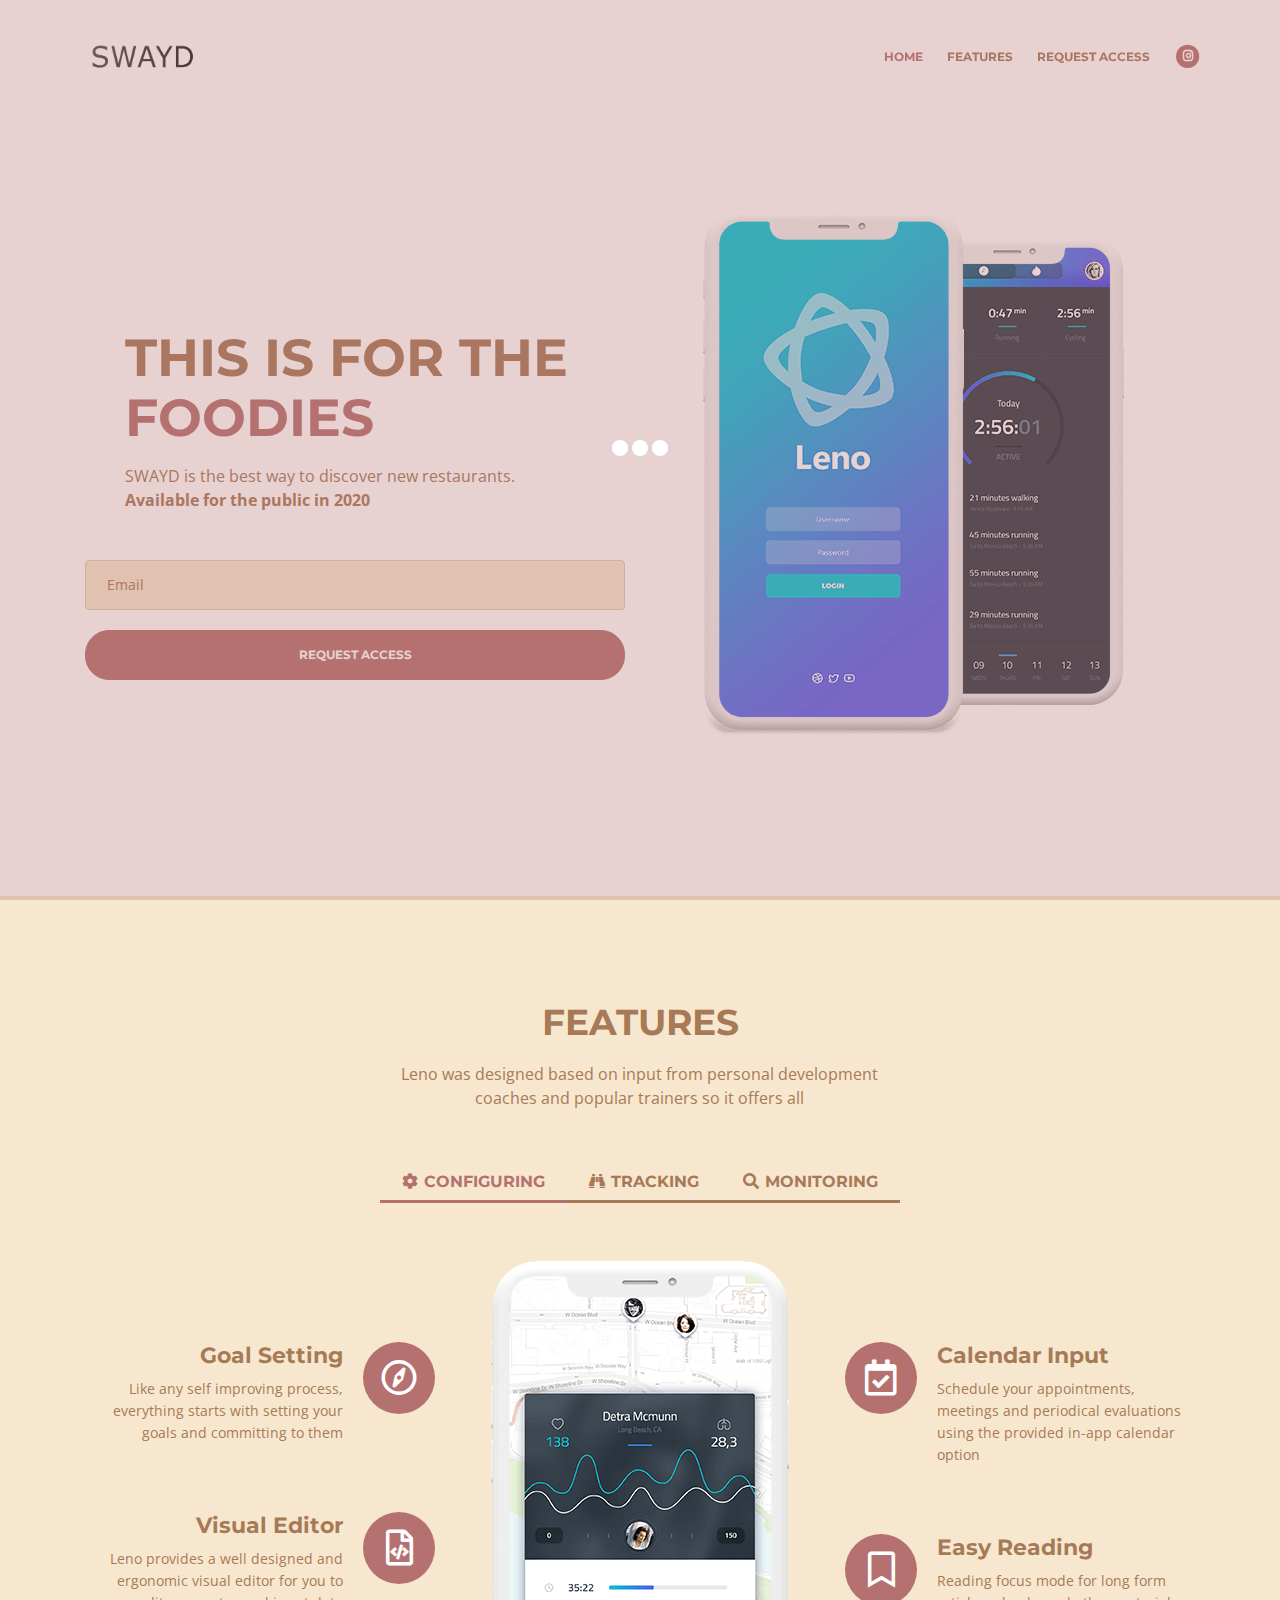
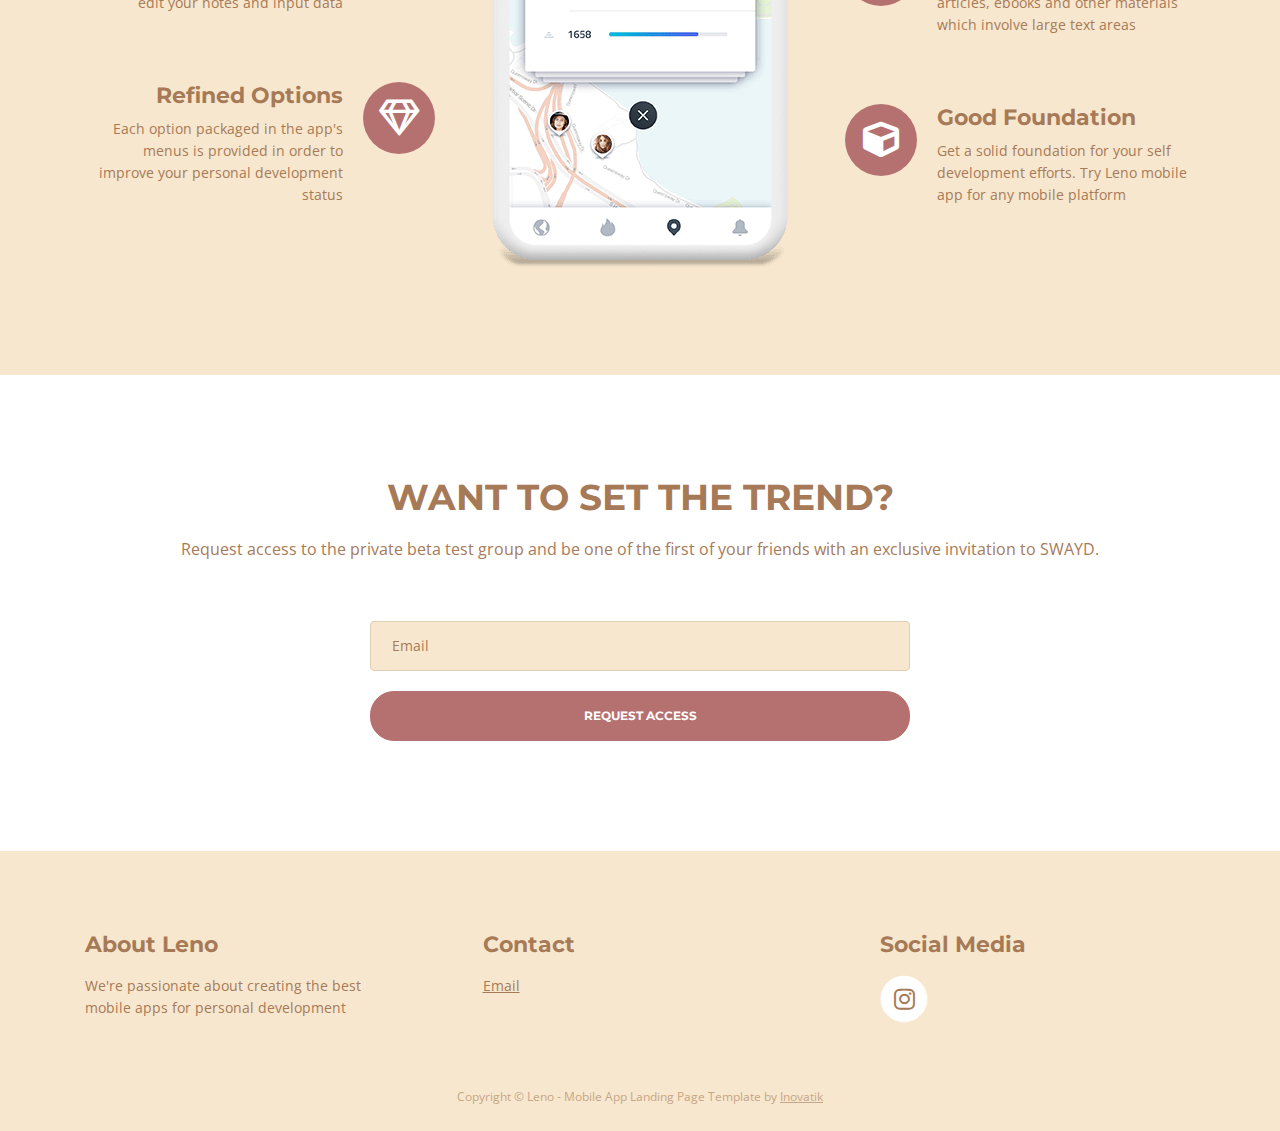
<file: index.html>
<!DOCTYPE html>
<html lang="en">
<head>
    <meta charset="utf-8">
    <meta name="viewport" content="width=device-width, initial-scale=1, shrink-to-fit=no">

    <!-- SEO Meta Tags -->
    <meta name="description" content="Free mobile app HTML landing page template to help you build a great online presence for your app which will convert visitors into users">
    <meta name="author" content="Inovatik">

    <!-- OG Meta Tags to improve the way the post looks when you share the page on LinkedIn, Facebook, Google+ -->
	<meta property="og:site_name" content="" /> <!-- website name -->
	<meta property="og:site" content="" /> <!-- website link -->
	<meta property="og:title" content=""/> <!-- title shown in the actual shared post -->
	<meta property="og:description" content="" /> <!-- description shown in the actual shared post -->
	<meta property="og:image" content="" /> <!-- image link, make sure it's jpg -->
	<meta property="og:url" content="" /> <!-- where do you want your post to link to -->
	<meta property="og:type" content="article" />

    <!-- Website Title -->
    <title>SWAYD</title>

    <!-- Styles -->
    <link href="https://fonts.googleapis.com/css?family=Montserrat:400,600,700" rel="stylesheet">
    <link href="https://fonts.googleapis.com/css?family=Open+Sans:400,400i,700,700i" rel="stylesheet">
    <link href="css/bootstrap.css" rel="stylesheet">
    <link href="css/fontawesome-all.css" rel="stylesheet">
    <link href="css/swiper.css" rel="stylesheet">
	<link href="css/magnific-popup.css" rel="stylesheet">
	<link href="css/styles.css" rel="stylesheet">

	<!-- Favicon  -->
    <link rel="icon" href="images/favicon.png">
</head>
<body data-spy="scroll" data-target=".fixed-top">

    <!-- Preloader -->
	<div class="spinner-wrapper">
        <div class="spinner">
            <div class="bounce1"></div>
            <div class="bounce2"></div>
            <div class="bounce3"></div>
        </div>
    </div>
    <!-- end of preloader -->

    <!-- Navbar -->
    <nav class="navbar navbar-expand-md navbar-dark navbar-custom fixed-top">
        <!-- Text Logo - Use this if you don't have a graphic logo -->
        <!-- <a class="navbar-brand logo-text page-scroll" href="index.html">SWAYD</a> -->

        <!-- Image Logo -->
        <a class="navbar-brand logo-image" href="index.html"><img src="images/swaydlogo.png" alt="alternative"></a>

        <!-- Mobile Menu Toggle Button -->
        <button class="navbar-toggler" type="button" data-toggle="collapse" data-target="#navbarsExampleDefault" aria-controls="navbarsExampleDefault" aria-expanded="false" aria-label="Toggle navigation">
            <span class="navbar-toggler-awesome fas fa-bars"></span>
            <span class="navbar-toggler-awesome fas fa-times"></span>
        </button>
        <!-- end of mobile menu toggle button -->

        <div class="collapse navbar-collapse" id="navbarsExampleDefault">
            <ul class="navbar-nav ml-auto">
                <li class="nav-item">
                    <a class="nav-link page-scroll" href="#header">HOME <span class="sr-only">(current)</span></a>
                </li>
                <li class="nav-item">
                    <a class="nav-link page-scroll" href="#features">FEATURES</a>
                </li>
                <li class="nav-item">
                    <a class="nav-link page-scroll" href="#contact">REQUEST ACCESS</a>
                </li>
            </ul>
            <span class="nav-item social-icons">
                <span class="fa-stack">
                    <a href="#your-link">
                        <i class="fas fa-circle fa-stack-2x"></i>
                        <i class="fab fa-instagram fa-stack-1x"></i>
                    </a>
                </span>
            </span>
        </div>
    </nav> <!-- end of navbar -->
    <!-- end of navbar -->


    <!-- Header -->
    <header id="header" class="header">
        <div class="header-content">
            <div class="container">
                <div class="row">
                    <div class="col-lg-6">
                        <div class="text-container">
                            <h1>THIS IS FOR THE<br/> <span id="js-rotating">FOODIES, ADVENTURERS, TRENDSETTERS</span></h1>
                            <p class="p-large">SWAYD is the best way to discover new restaurants. <br/><b/>Available for the public in 2020</b></p>
                        </div>
                        <!-- Contact Form -->
                        <form id="contactForm" data-toggle="validator" data-focus="false">
                            <div class="form-group">
                                <input type="email" class="form-control-input" id="cemail" required>
                                <label class="label-control" for="cemail">Email</label>
                                <div class="help-block with-errors"></div>
                            </div>
                            <div class="form-group">
                                <button type="submit" class="form-control-submit-button">REQUEST ACCESS</button>
                            </div>
                            <div class="form-message">
                                <div id="cmsgSubmit" class="h3 text-center hidden"></div>
                            </div>
                        </form>
                        <!-- end of contact form -->
                    </div> <!-- end of col -->
                    <div class="col-lg-6">
                        <div class="image-container">
                            <img class="img-fluid" src="images/header-iphone.png" alt="alternative">
                        </div> <!-- end of image-container -->
                    </div> <!-- end of col -->
                </div> <!-- end of row -->
            </div> <!-- end of container -->
        </div> <!-- end of header-content -->
    </header> <!-- end of header -->
    <!-- end of header -->


    <!-- Features -->
    <div id="features" class="tabs">
        <div class="container">
            <div class="row">
                <div class="col-lg-12">
                    <h2>FEATURES</h2>
                    <div class="p-heading p-large">Leno was designed based on input from personal development coaches and popular trainers so it offers all</div>
                </div> <!-- end of col -->
            </div> <!-- end of row -->
            <div class="row">

                <!-- Tabs Links -->
                <ul class="nav nav-tabs" id="lenoTabs" role="tablist">
                    <li class="nav-item">
                        <a class="nav-link active" id="nav-tab-1" data-toggle="tab" href="#tab-1" role="tab" aria-controls="tab-1" aria-selected="true"><i class="fas fa-cog"></i>CONFIGURING</a>
                    </li>
                    <li class="nav-item">
                        <a class="nav-link" id="nav-tab-2" data-toggle="tab" href="#tab-2" role="tab" aria-controls="tab-2" aria-selected="false"><i class="fas fa-binoculars"></i>TRACKING</a>
                    </li>
                    <li class="nav-item">
                        <a class="nav-link" id="nav-tab-3" data-toggle="tab" href="#tab-3" role="tab" aria-controls="tab-3" aria-selected="false"><i class="fas fa-search"></i>MONITORING</a>
                    </li>
                </ul>
                <!-- end of tabs links -->


                <!-- Tabs Content-->
                <div class="tab-content" id="lenoTabsContent">

                    <!-- Tab -->
                    <div class="tab-pane fade show active" id="tab-1" role="tabpanel" aria-labelledby="tab-1">
                        <div class="container">
                            <div class="row">

                                <!-- Icon Cards Pane -->
                                <div class="col-lg-4">
                                    <div class="card left-pane first">
                                        <div class="card-body">
                                            <div class="text-wrapper">
                                                <h4 class="card-title">Goal Setting</h4>
                                                <p>Like any self improving process, everything starts with setting your goals and committing to them</p>
                                            </div>
                                            <div class="card-icon">
                                                <i class="far fa-compass"></i>
                                            </div>
                                        </div>
                                    </div>
                                    <div class="card left-pane">
                                        <div class="card-body">
                                            <div class="text-wrapper">
                                                <h4 class="card-title">Visual Editor</h4>
                                                <p>Leno provides a well designed and ergonomic visual editor for you to edit your notes and input data</p>
                                            </div>
                                            <div class="card-icon">
                                                <i class="far fa-file-code"></i>
                                            </div>
                                        </div>
                                    </div>
                                    <div class="card left-pane">
                                        <div class="card-body">
                                            <div class="text-wrapper">
                                                <h4 class="card-title">Refined Options</h4>
                                                <p>Each option packaged in the app's menus is provided in order to improve your personal development status</p>
                                            </div>
                                            <div class="card-icon">
                                                <i class="far fa-gem"></i>
                                            </div>
                                        </div>
                                    </div>
                                </div>
                                <!-- end of icon cards pane -->

                                <!-- Image Pane -->
                                <div class="col-lg-4">
                                    <img class="img-fluid" src="images/features-iphone-1.png" alt="alternative">
                                </div>
                                <!-- end of image pane -->

                                <!-- Icon Cards Pane -->
                                <div class="col-lg-4">
                                    <div class="card right-pane first">
                                        <div class="card-body">
                                            <div class="card-icon">
                                                <i class="far fa-calendar-check"></i>
                                            </div>
                                            <div class="text-wrapper">
                                                <h4 class="card-title">Calendar Input</h4>
                                                <p>Schedule your appointments, meetings and periodical evaluations using the provided in-app calendar option</p>
                                            </div>
                                        </div>
                                    </div>
                                    <div class="card right-pane">
                                        <div class="card-body">
                                            <div class="card-icon">
                                                <i class="far fa-bookmark"></i>
                                            </div>
                                            <div class="text-wrapper">
                                                <h4 class="card-title">Easy Reading</h4>
                                                <p>Reading focus mode for long form articles, ebooks and other materials which involve large text areas</p>
                                            </div>
                                        </div>
                                    </div>
                                    <div class="card right-pane">
                                        <div class="card-body">
                                            <div class="card-icon">
                                                <i class="fas fa-cube"></i>
                                            </div>
                                            <div class="text-wrapper">
                                                <h4 class="card-title">Good Foundation</h4>
                                                <p>Get a solid foundation for your self development efforts. Try Leno mobile app for any mobile platform</p>
                                            </div>
                                        </div>
                                    </div>
                                </div>
                                <!-- end of icon cards pane -->

                            </div> <!-- end of row -->
                        </div> <!-- end of container -->
                    </div> <!-- end of tab-pane -->
                    <!-- end of tab -->

                    <!-- Tab -->
                    <div class="tab-pane fade" id="tab-2" role="tabpanel" aria-labelledby="tab-2">
                        <div class="container">
                            <div class="row">

                                <!-- Image Pane -->
                                <div class="col-md-4">
                                    <img class="img-fluid" src="images/features-iphone-2.png" alt="alternative">
                                </div>
                                <!-- end of image pane -->

                                <!-- Text And Icon Cards Area -->
                                <div class="col-md-8">
                                    <div class="text-area">
                                        <h3>Track Result Based On Your</h3>
                                        <p>After you've configured the app and settled on the data gathering techniques you can not start the information trackers and start collecting those <a class="turquoise" href="#your-link">interesting details</a>. You can always change them.</p>
                                    </div> <!-- end of text-area -->

                                    <div class="icon-cards-area">
                                            <div class="card">
                                                <div class="card-icon">
                                                    <i class="fas fa-cube"></i>
                                                </div>
                                                <div class="card-body">
                                                    <h4 class="card-title">Good Foundation</h4>
                                                    <p>Get a solid foundation for your self development efforts. Try Leno mobile app for any mobile platform</p>
                                                </div>
                                            </div>
                                            <div class="card">
                                                <div class="card-icon">
                                                    <i class="far fa-bookmark"></i>
                                                </div>
                                                <div class="card-body">
                                                    <h4 class="card-title">Easy Reading</h4>
                                                    <p>Reading focus mode for long form articles, ebooks and other materials which involve large text areas</p>
                                                </div>
                                            </div>
                                            <div class="card">
                                                <div class="card-icon">
                                                    <i class="far fa-calendar-check"></i>
                                                </div>
                                                <div class="card-body">
                                                    <h4 class="card-title">Calendar Input</h4>
                                                    <p>Schedule your appointments, meetings and periodical evaluations using the provided in-app calendar option</p>
                                                </div>
                                            </div>
                                            <div class="card">
                                                <div class="card-icon">
                                                    <i class="far fa-file-code"></i>
                                                </div>
                                                <div class="card-body">
                                                    <h4 class="card-title">Visual Editor</h4>
                                                    <p>Leno provides a well designed and ergonomic visual editor for you to edit your notes and input data</p>
                                                </div>
                                            </div>
                                    </div> <!-- end of icon cards area -->
                                </div> <!-- end of col-md-8 -->
                                <!-- end of text and icon cards area -->

                            </div> <!-- end of row -->
                        </div> <!-- end of container -->
                    </div> <!-- end of tab-pane -->
                    <!-- end of tab -->

                    <!-- Tab -->
                    <div class="tab-pane fade" id="tab-3" role="tabpanel" aria-labelledby="tab-3">
                        <div class="container">
                            <div class="row">

                                <!-- Text And Icon Cards Area -->
                                <div class="col-md-8">
                                    <div class="icon-cards-area">
                                        <div class="card">
                                            <div class="card-icon">
                                                <i class="far fa-calendar-check"></i>
                                            </div>
                                            <div class="card-body">
                                                <h4 class="card-title">Calendar Input</h4>
                                                <p>Schedule your appointments, meetings and periodical evaluations using the provided in-app calendar option</p>
                                            </div>
                                        </div>
                                        <div class="card">
                                            <div class="card-icon">
                                                <i class="far fa-file-code"></i>
                                            </div>
                                            <div class="card-body">
                                                <h4 class="card-title">Visual Editor</h4>
                                                <p>Leno provides a well designed and ergonomic visual editor for you to edit your notes and input data</p>
                                            </div>
                                        </div>
                                        <div class="card">
                                            <div class="card-icon">
                                                <i class="fas fa-cube"></i>
                                            </div>
                                            <div class="card-body">
                                                <h4 class="card-title">Good Foundation</h4>
                                                <p>Get a solid foundation for your self development efforts. Try Leno mobile app for any mobile platform</p>
                                            </div>
                                        </div>
                                        <div class="card">
                                            <div class="card-icon">
                                                <i class="far fa-bookmark"></i>
                                            </div>
                                            <div class="card-body">
                                                <h4 class="card-title">Easy Reading</h4>
                                                <p>Reading focus mode for long form articles, ebooks and other materials which involve large text areas</p>
                                            </div>
                                        </div>
                                    </div> <!-- end of icon cards area -->

                                    <div class="text-area">
                                        <h3>Monitoring Tools Evaluation</h3>
                                        <p>Monitor the evolution of your finances and health state using tools integrated in Leno. The generated real time reports can be filtered based on any <a class="turquoise" href="#your-link">desired criteria</a>.</p>
                                    </div> <!-- end of text-area -->
                                </div> <!-- end of col-md-8 -->
                                <!-- end of text and icon cards area -->

                                <!-- Image Pane -->
                                <div class="col-md-4">
                                    <img class="img-fluid" src="images/features-iphone-3.png" alt="alternative">
                                </div>
                                <!-- end of image pane -->

                            </div> <!-- end of row -->
                        </div> <!-- end of container -->
                    </div><!-- end of tab-pane -->
                    <!-- end of tab -->

                </div> <!-- end of tab-content -->
                <!-- end of tabs content -->

            </div> <!-- end of row -->
        </div> <!-- end of container -->
    </div> <!-- end of tabs -->
    <!-- end of features -->



    <!-- Contact -->
    <div id="contact" class="form">
        <div class="container">
            <div class="row">
                <div class="col-lg-12">
                    <h2>WANT TO SET THE TREND?</h2>
                    <ul class="list-unstyled li-space-lg">
                        <li class="address">Request access to the private beta test group and be one of the first of your friends with an exclusive invitation to SWAYD.</li>
                    </ul>
                </div> <!-- end of col -->
            </div> <!-- end of row -->
            <div class="row">
                <div class="col-lg-6 offset-lg-3">

                    <!-- Contact Form -->
                    <form id="contactForm" data-toggle="validator" data-focus="false">
                        <div class="form-group">
                            <input type="email" class="form-control-input" id="cemail" required>
                            <label class="label-control" for="cemail">Email</label>
                            <div class="help-block with-errors"></div>
                        </div>
                        <div class="form-group">
                            <button type="submit" class="form-control-submit-button">REQUEST ACCESS</button>
                        </div>
                        <div class="form-message">
                            <div id="cmsgSubmit" class="h3 text-center hidden"></div>
                        </div>
                    </form>
                    <!-- end of contact form -->

                </div> <!-- end of col -->
            </div> <!-- end of row -->
        </div> <!-- end of container -->
    </div> <!-- end of form -->
    <!-- end of contact -->


    <!-- Footer -->
    <div class="footer">
        <div class="container">
            <div class="row">
                <div class="col-md-4">
                    <div class="footer-col">
                        <h4>About Leno</h4>
                        <p>We're passionate about creating the best mobile apps for personal development</p>
                    </div>
                </div> <!-- end of col -->
                <div class="col-md-4">
                    <div class="footer-col middle">
                        <h4>Contact</h4>
                            <a class="blue" href="mailto:projectswayd2019@gmail.com">Email</a>
                    </div>
                </div> <!-- end of col -->
                <div class="col-md-4">
                    <div class="footer-col last">
                        <h4>Social Media</h4>
                        <span class="fa-stack">
                            <a href="#your-link">
                                <i class="fas fa-circle fa-stack-2x"></i>
                                <i class="fab fa-instagram fa-stack-1x"></i>
                            </a>
                        </span>
                    </div>
                </div> <!-- end of col -->
            </div> <!-- end of row -->
        </div> <!-- end of container -->
    </div> <!-- end of footer -->
    <!-- end of footer -->


    <!-- Copyright -->
    <div class="copyright">
        <div class="container">
            <div class="row">
                <div class="col-lg-12">
                    <p class="p-small">Copyright © Leno - Mobile App Landing Page Template by <a href="http://www.inovatik.com">Inovatik</a></p>
                </div> <!-- end of col -->
            </div> <!-- enf of row -->
        </div> <!-- end of container -->
    </div> <!-- end of copyright -->
    <!-- end of copyright -->


    <!-- Scripts -->
    <script src="js/jquery.min.js"></script> <!-- jQuery for Bootstrap's JavaScript plugins -->
    <script src="js/popper.min.js"></script> <!-- Popper tooltip library for Bootstrap -->
    <script src="js/bootstrap.min.js"></script> <!-- Bootstrap framework -->
    <script src="js/jquery.easing.min.js"></script> <!-- jQuery Easing for smooth scrolling between anchors -->
    <script src="js/swiper.min.js"></script> <!-- Swiper for image and text sliders -->
    <script src="js/jquery.magnific-popup.js"></script> <!-- Magnific Popup for lightboxes -->
    <script src="js/morphext.min.js"></script> <!-- Morphtext rotating text in the header -->
    <script src="js/validator.min.js"></script> <!-- Validator.js - Bootstrap plugin that validates forms -->
    <script src="js/scripts.js"></script> <!-- Custom scripts -->
</body>
</html>
</file>
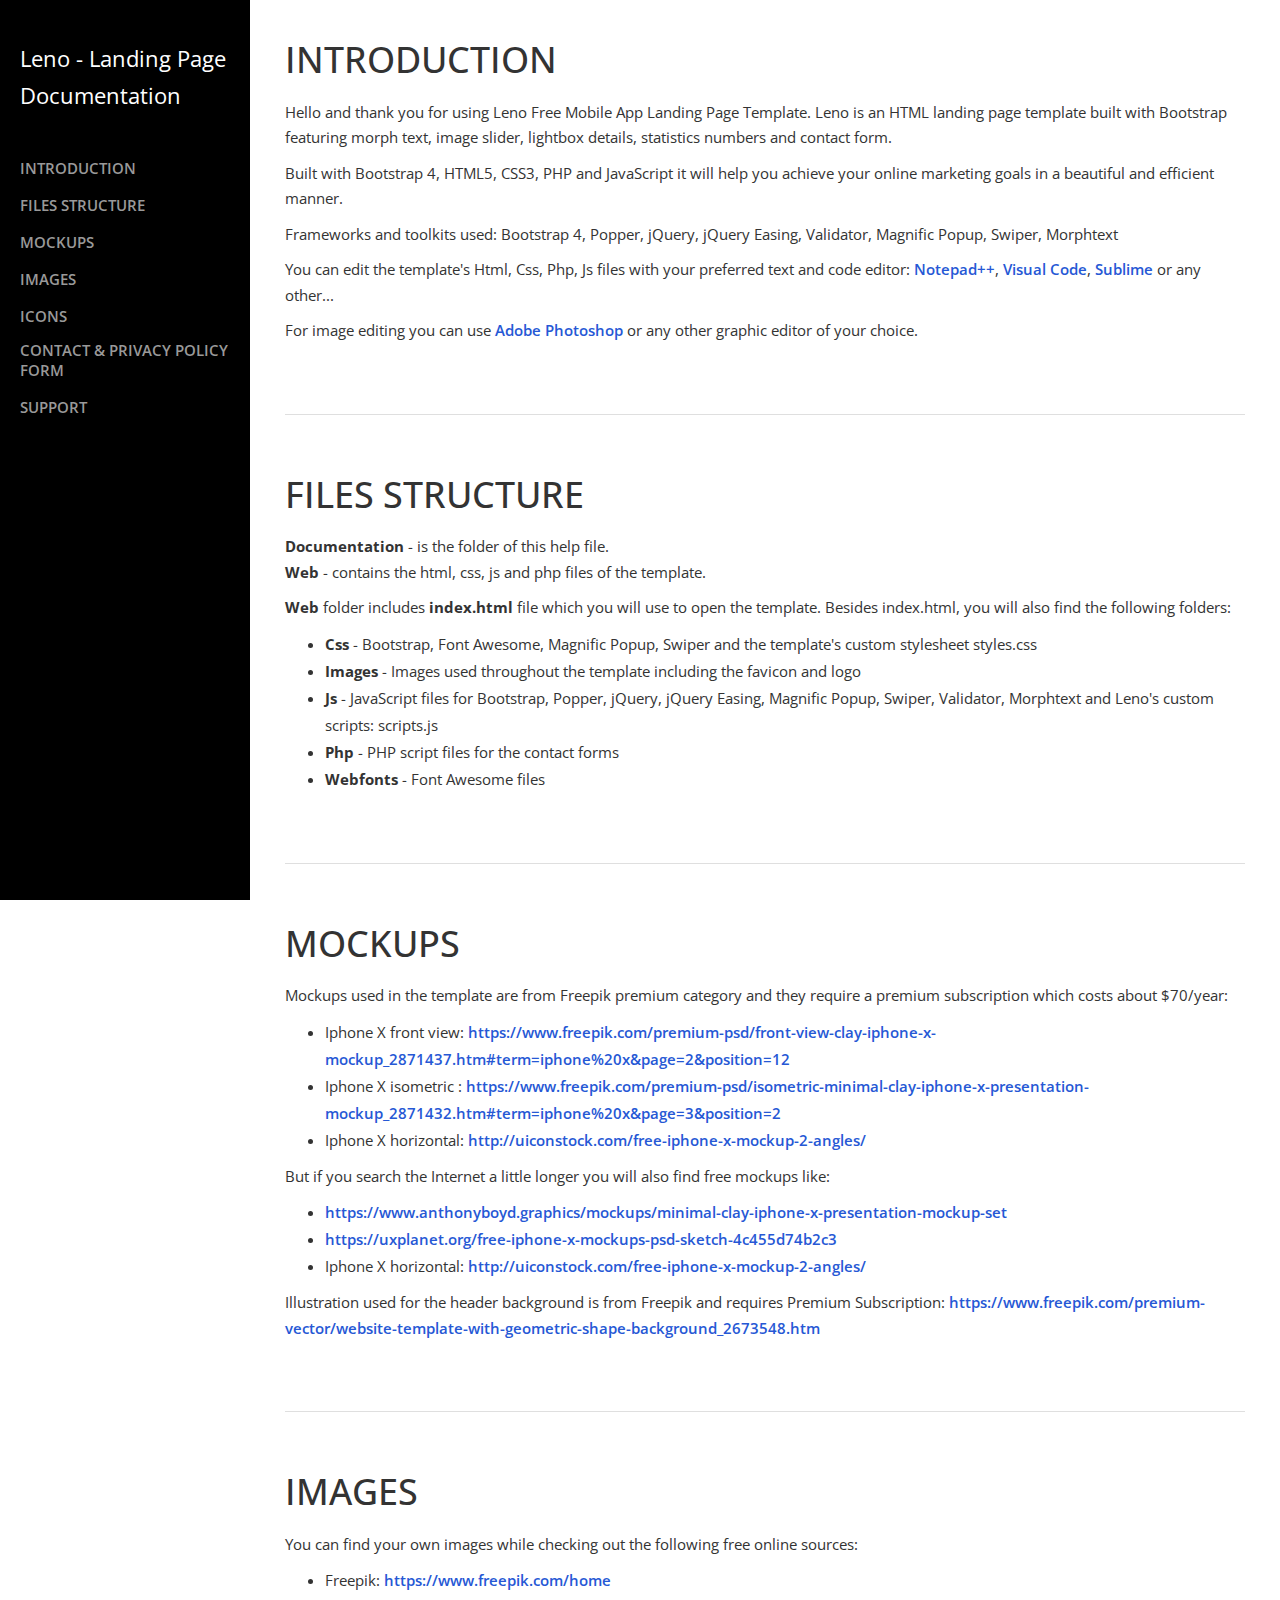
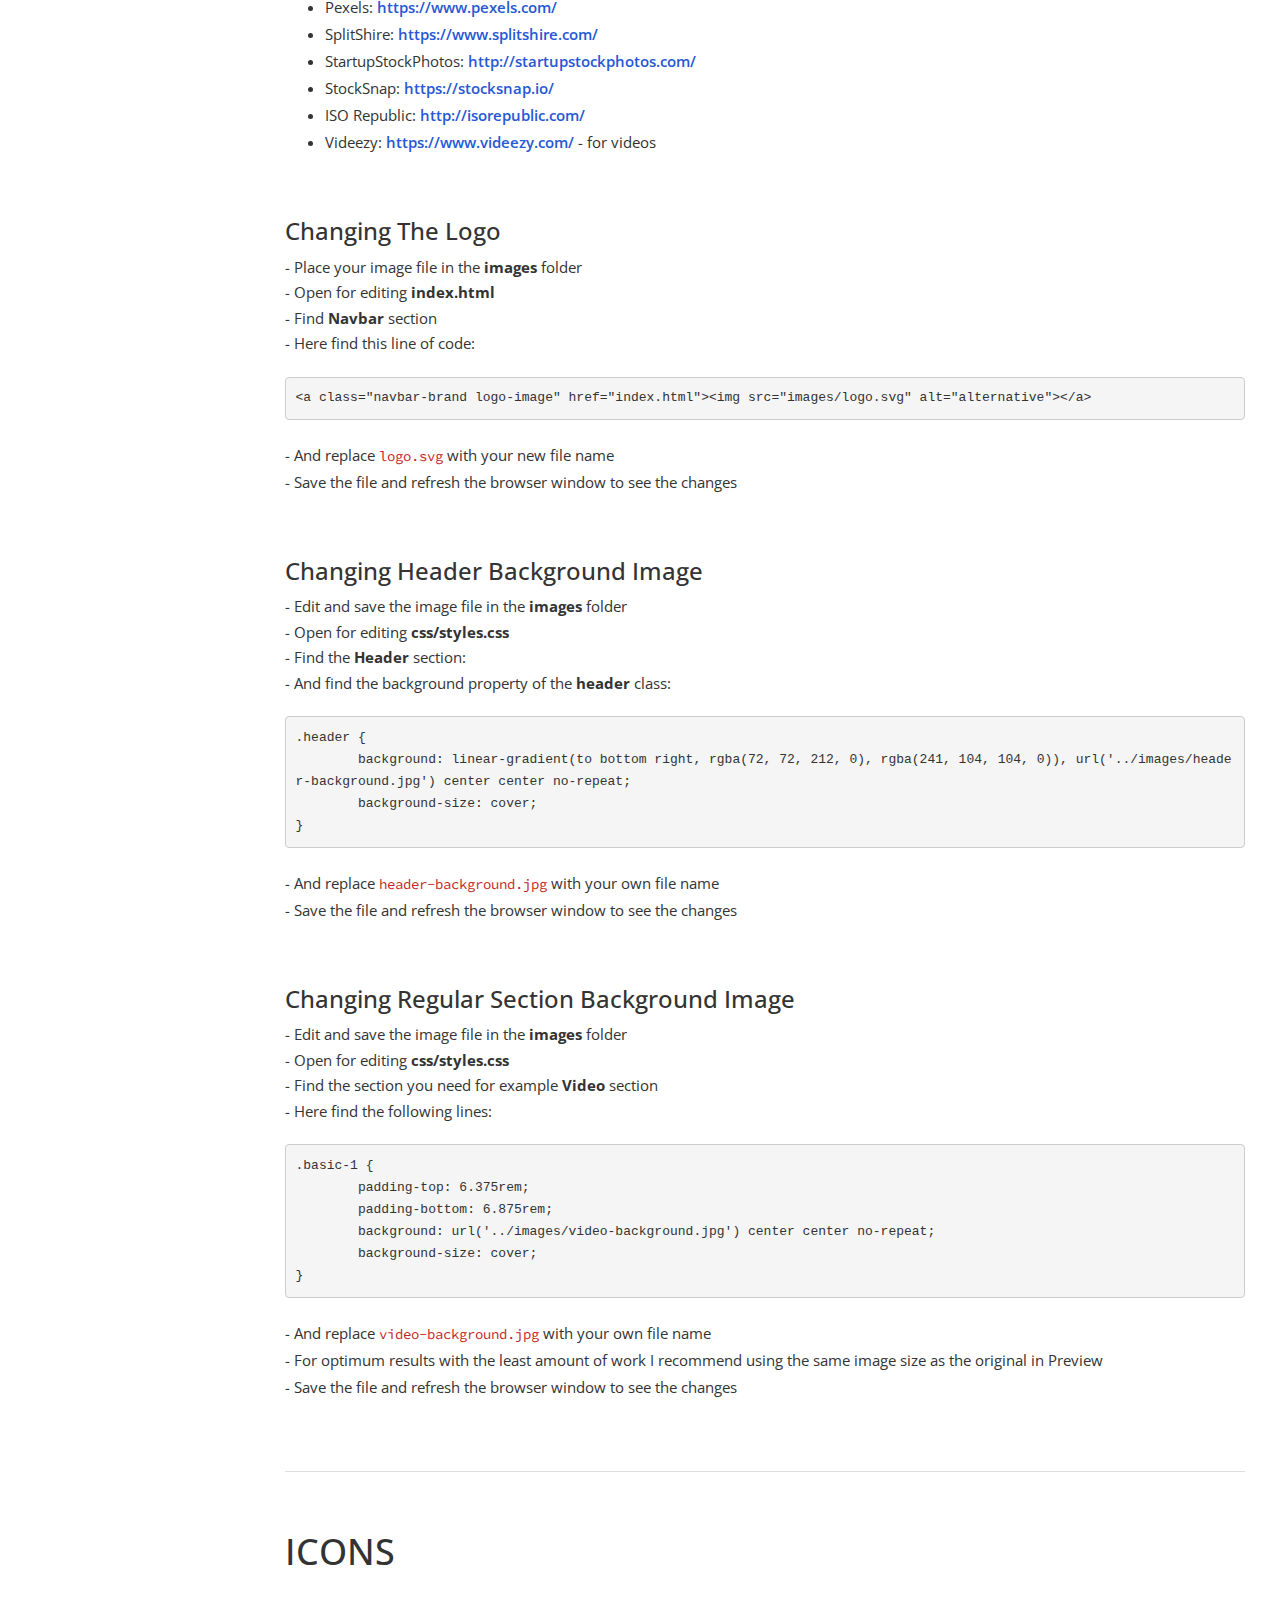
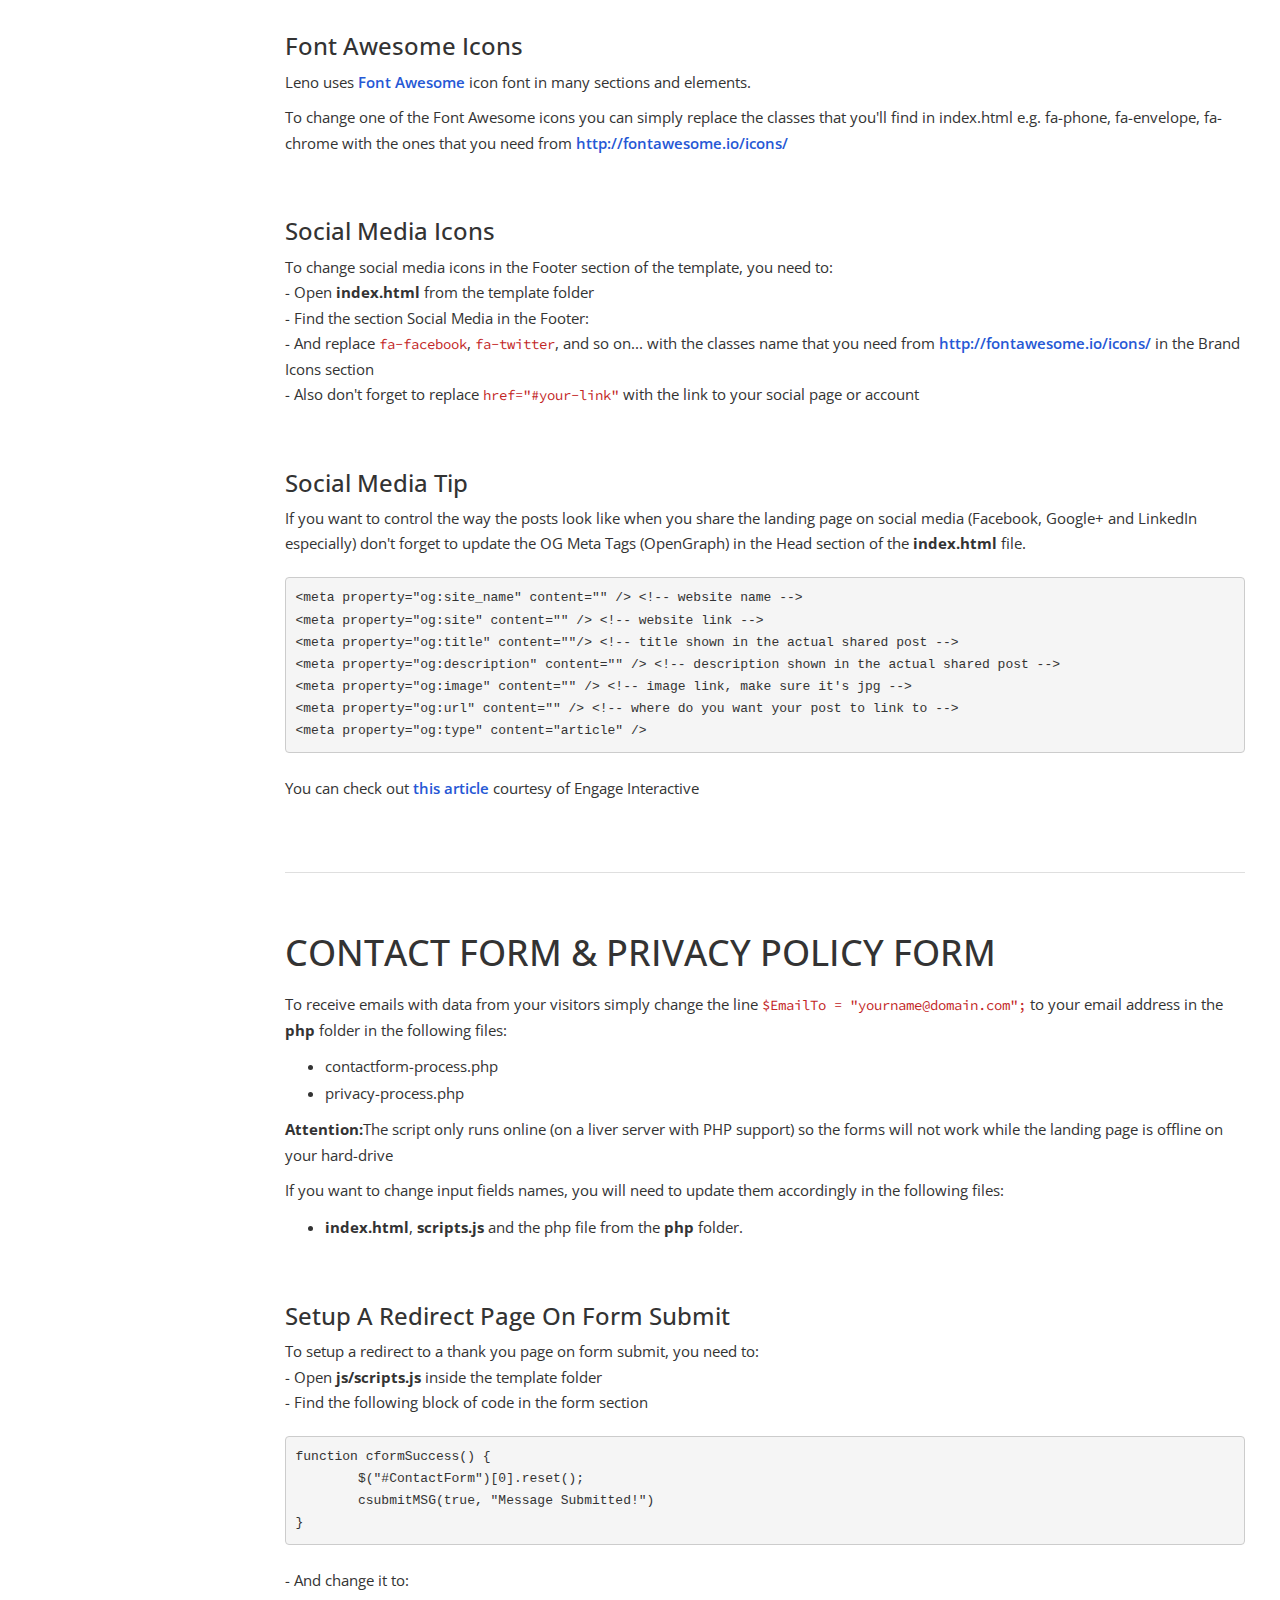
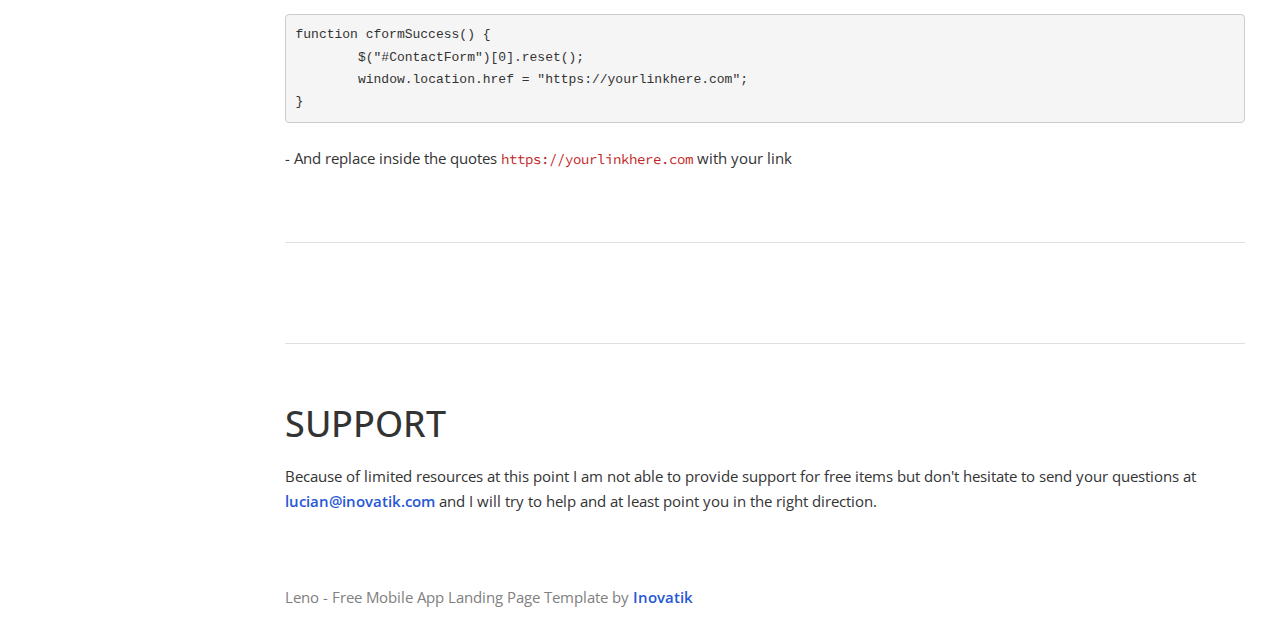
<file: documentation/index.html>
<!DOCTYPE html>
<html lang="en">
<head>

    <meta charset="utf-8">
    <meta http-equiv="X-UA-Compatible" content="IE=edge">
    <meta name="viewport" content="width=device-width, shrink-to-fit=no, initial-scale=1">
    <meta name="description" content="">
    <meta name="author" content="">
    <title>Documentation - Leno Free Mobile App Landing Page Template</title>

    <!-- Styles -->
	<link href="https://fonts.googleapis.com/css?family=Source+Code+Pro:300,400,600" rel="stylesheet">
	<link href="https://fonts.googleapis.com/css?family=Open+Sans:300,400,600" rel="stylesheet">
    <link href="css/bootstrap.min.css" rel="stylesheet">
    <link href="css/styles.css" rel="stylesheet">

    <!-- HTML5 Shim and Respond.js IE8 support of HTML5 elements and media queries -->
    <!-- WARNING: Respond.js doesn't work if you view the page via file:// -->
    <!--[if lt IE 9]>
        <script src="https://oss.maxcdn.com/libs/html5shiv/3.7.0/html5shiv.js"></script>
        <script src="https://oss.maxcdn.com/libs/respond.js/1.4.2/respond.min.js"></script>
    <![endif]-->

</head>
<body>
    <div id="wrapper">

        <!-- Sidebar -->
        <div id="sidebar-wrapper">
			<p>Leno - Landing Page<br> Documentation</p>
            <ul class="sidebar-nav">
                <li class="sidebar-brand">
                </li>
                <li>
                    <a href="#introduction">INTRODUCTION</a>
                </li>
                <li>
                    <a href="#files">FILES STRUCTURE</a>
				</li>
				<li>
					<a href="#mockups">MOCKUPS</a>
				</li>
				<li>
                    <a href="#images">IMAGES</a>
                </li>
                <li>
                    <a href="#icons">ICONS</a>
				</li>
				<li>
                    <a href="#forms">CONTACT & PRIVACY POLICY FORM</a>
                </li>
				<li>
                    <a href="#support">SUPPORT</a>
                </li>
            </ul>
        </div>
        <!-- end of sidebar wrapper -->


        <!-- Page Content -->
        <div id="page-content-wrapper">
            <div class="container-fluid">
                <div class="row">
                    <div id="introduction" class="col-lg-12">
                        <h1>INTRODUCTION</h1>
                        <p>Hello and thank you for using Leno Free Mobile App Landing Page Template. Leno is an HTML landing page template built with Bootstrap featuring morph text, image slider, lightbox details, statistics numbers and contact form.</p>
						<p>Built with Bootstrap 4, HTML5, CSS3, PHP and JavaScript it will help you achieve your online marketing goals in a beautiful and efficient manner.</p>
						<p>Frameworks and toolkits used: Bootstrap 4, Popper, jQuery, jQuery Easing, Validator, Magnific Popup, Swiper, Morphtext</p>
						<p>You can edit the template's Html, Css, Php, Js files with your preferred text and code editor: <a href="https://notepad-plus-plus.org/">Notepad++</a>, <a href="https://code.visualstudio.com/">Visual Code</a>, <a href="https://www.sublimetext.com/">Sublime</a> or any other...</p>
						<p>For image editing you can use <a href="http://www.adobe.com/products/photoshop.html">Adobe Photoshop</a> or any other graphic editor of your choice.</p>
					</div> <!-- end of introduction -->
					
					
					<div class="col-lg-12"><hr></div> <!-- gray separator line -->
					
					
					<div id="files" class="col-lg-12">
                        <h1>FILES STRUCTURE</h1>
						<p>
							<b>Documentation</b> - is the folder of this help file.
							<br><b>Web</b> - contains the html, css, js and php files of the template.
						</p>
						<p>
							<b>Web</b> folder includes <b>index.html</b> file which you will use to open the template. Besides index.html, you will also find the following folders:
							<ul>
								<li><b>Css</b> - Bootstrap, Font Awesome, Magnific Popup, Swiper and the template's custom stylesheet styles.css</li>
								<li><b>Images</b> - Images used throughout the template including the favicon and logo</li>
								<li><b>Js</b> - JavaScript files for Bootstrap, Popper, jQuery, jQuery Easing, Magnific Popup, Swiper, Validator, Morphtext and Leno's custom scripts: scripts.js</li>
								<li><b>Php</b> - PHP script files for the contact forms</li>
								<li><b>Webfonts</b> - Font Awesome files</li>
							</ul>
						</p>
					</div> <!-- end of files structure -->


					<div class="col-lg-12"><hr></div> <!-- gray separator line -->


					<div id="mockups" class="col-lg-12">
						<h1>MOCKUPS</h1>
						<p>
							Mockups used in the template are from Freepik premium category and they require a premium subscription which costs about $70/year:
							<ul>
								<li>Iphone X front view: <a href="https://www.freepik.com/premium-psd/front-view-clay-iphone-x-mockup_2871437.htm#term=iphone%20x&page=2&position=12">https://www.freepik.com/premium-psd/front-view-clay-iphone-x-mockup_2871437.htm#term=iphone%20x&page=2&position=12</a></li>
								<li>Iphone X isometric : <a href="https://www.freepik.com/premium-psd/isometric-minimal-clay-iphone-x-presentation-mockup_2871432.htm#term=iphone%20x&page=3&position=2">https://www.freepik.com/premium-psd/isometric-minimal-clay-iphone-x-presentation-mockup_2871432.htm#term=iphone%20x&page=3&position=2</a></li>
								<li>Iphone X horizontal: <a href="https://www.freepik.com/premium-psd/isometric-minimal-clay-iphone-x-presentation-mockup_2871432.htm#term=iphone%20x&page=3&position=2">http://uiconstock.com/free-iphone-x-mockup-2-angles/</a></li>
							</ul>
						</p>
						<p>
							But if you search the Internet a little longer you will also find free mockups like:
							<ul>
								<li><a href="https://www.anthonyboyd.graphics/mockups/minimal-clay-iphone-x-presentation-mockup-set">https://www.anthonyboyd.graphics/mockups/minimal-clay-iphone-x-presentation-mockup-set</a></li>
								<li><a href="https://uxplanet.org/free-iphone-x-mockups-psd-sketch-4c455d74b2c3">https://uxplanet.org/free-iphone-x-mockups-psd-sketch-4c455d74b2c3</a></li>
								<li>Iphone X horizontal: <a href="http://uiconstock.com/free-iphone-x-mockup-2-angles/">http://uiconstock.com/free-iphone-x-mockup-2-angles/</a></li>
							</ul>
						</p>
						<p>
							Illustration used for the header background is from Freepik and requires Premium Subscription: <a href="https://www.freepik.com/premium-vector/website-template-with-geometric-shape-background_2673548.htm">https://www.freepik.com/premium-vector/website-template-with-geometric-shape-background_2673548.htm</a>
						</p>
					</div> <!-- end of files structure -->


					<div class="col-lg-12"><hr></div> <!-- gray separator line -->


					<div id="images" class="col-lg-12">
						<h1>IMAGES</h1>
						<p>You can find your own images while checking out the following free online sources:
							<ul>
								<li>Freepik: <a href="https://www.pexels.com/">https://www.freepik.com/home</a></li>
								<li>Pexels: <a href="https://www.pexels.com/">https://www.pexels.com/</a></li>
								<li>SplitShire: <a href="https://www.splitshire.com/">https://www.splitshire.com/</a></li>
								<li>StartupStockPhotos: <a href="http://startupstockphotos.com/">http://startupstockphotos.com/</a></li>
								<li>StockSnap: <a href="https://stocksnap.io/">https://stocksnap.io/</a></li>
								<li>ISO Republic: <a href="http://isorepublic.com/">http://isorepublic.com/</a></li>
								<li>Videezy: <a href="https://www.videezy.com/">https://www.videezy.com/</a> - for videos</li>
							</ul>
						</p>
						
						<h3>Changing The Logo</h3>
						<p>
							- Place your image file in the <b>images</b> folder
							<br>- Open for editing <b>index.html</b>
							<br>- Find <b>Navbar</b> section
							<br>- Here find this line of code:
<pre class="code-format">
&lt;a class=&quot;navbar-brand logo-image&quot; href=&quot;index.html&quot;&gt;&lt;img src=&quot;images/logo.svg&quot; alt=&quot;alternative&quot;&gt;&lt;/a&gt;  
</pre>							
							<br>- And replace <span class="code">logo.svg</span> with your new file name
							<br>- Save the file and refresh the browser window to see the changes
						</p>
						
						<h3>Changing Header Background Image</h3>
						<p>
							- Edit and save the image file in the <b>images</b> folder
							<br>- Open for editing <b>css/styles.css</b>
							<br>- Find the <b>Header</b> section:
							<br>- And find the background property of the <b>header</b> class:
<pre class="code-format">
.header {
	background: linear-gradient(to bottom right, rgba(72, 72, 212, 0), rgba(241, 104, 104, 0)), url('../images/header-background.jpg') center center no-repeat;
	background-size: cover;
}
</pre>							
							<br>- And replace <span class="code">header-background.jpg</span> with your own file name
							<br>- Save the file and refresh the browser window to see the changes
						</p>

						<h3>Changing Regular Section Background Image</h3>
						<p>
							- Edit and save the image file in the <b>images</b> folder
							<br>- Open for editing <b>css/styles.css</b>
							<br>- Find the section you need for example <b>Video</b> section
							<br>- Here find the following lines:
<pre class="code-format">
.basic-1 {
	padding-top: 6.375rem;
	padding-bottom: 6.875rem;
	background: url('../images/video-background.jpg') center center no-repeat;
	background-size: cover; 
}
</pre>							
							<br>- And replace <span class="code">video-background.jpg</span> with your own file name
							<br>- For optimum results with the least amount of work I recommend using the same image size as the original in Preview
							<br>- Save the file and refresh the browser window to see the changes
						</p>
					</div> <!-- end of images -->


					<div class="col-lg-12"><hr></div> <!-- gray separator line -->
					
					
					<div id="icons" class="col-lg-12">
                        <h1>ICONS</h1>
						<h3>Font Awesome Icons</h3>
						<p>Leno uses <a href="http://fontawesome.io/">Font Awesome</a> icon font in many sections and elements.
						<p>To change one of the Font Awesome icons you can simply replace the classes that you'll find in index.html e.g. fa-phone, fa-envelope, fa-chrome with the ones that you need from <a href="http://fontawesome.io/icons/">http://fontawesome.io/icons/</a></p>

						<h3>Social Media Icons</h3>
						<p>To change social media icons in the Footer section of the template, you need to: 
							<br>- Open <b>index.html</b> from the template folder
							<br>- Find the section Social Media in the Footer:
							<br>- And replace <span class="code">fa-facebook</span>, <span class="code">fa-twitter</span>, and so on... with the classes name that you need from <a href="http://fontawesome.io/icons/">http://fontawesome.io/icons/</a> in the Brand Icons section
							<br>- Also don't forget to replace <span class="code">href="#your-link"</span> with the link to your social page or account
						</p>

						<h3>Social Media Tip</h3>
						<p>If you want to control the way the posts look like when you share the landing page on social media (Facebook, Google+ and LinkedIn especially) don't forget to update the OG Meta Tags (OpenGraph) in the Head section of the <b>index.html</b> file.
<pre class="code-format">
&lt;meta property="og:site_name" content="" /&gt; &lt;!-- website name --&gt;
&lt;meta property="og:site" content="" /&gt; &lt;!-- website link --&gt;
&lt;meta property="og:title" content=""/&gt; &lt;!-- title shown in the actual shared post --&gt;
&lt;meta property="og:description" content="" /&gt; &lt;!-- description shown in the actual shared post --&gt;
&lt;meta property="og:image" content="" /&gt; &lt;!-- image link, make sure it's jpg --&gt;
&lt;meta property="og:url" content="" /&gt; &lt;!-- where do you want your post to link to --&gt;
&lt;meta property="og:type" content="article" /&gt;
</pre>
						<br>You can check out <a href="http://engageinteractive.co.uk/blog/an-introduction-to-using-facebooks-open-graph-protocol">this article</a> courtesy of Engage Interactive</p>
                    </div> <!-- end of icons -->
					

					<div class="col-lg-12"><hr></div> <!-- gray separator line -->
					

					<div id="forms" class="col-lg-12">
                        <h1>CONTACT FORM & PRIVACY POLICY FORM</h1>
                        <p>To receive emails with data from your visitors simply change the line <span class="code">$EmailTo = "yourname@domain.com";</span> to your email address in the <b>php</b> folder in the following files:</p>
						<ul>
							<li>contactform-process.php</li>
							<li>privacy-process.php</li>
						</ul>
						<p><b>Attention:</b>The script only runs online (on a liver server with PHP support) so the forms will not work while the landing page is offline on your hard-drive</p>
						<p>If you want to change input fields names, you will need to update them accordingly in the following files:</p>
						<ul>
							<li><b>index.html</b>, <b>scripts.js</b> and the php file from the <b>php</b> folder.</li>
						</ul>

						<h3>Setup A Redirect Page On Form Submit</h3>
						<p>
							To setup a redirect to a thank you page on form submit, you need to: 
							<br>- Open <b>js/scripts.js</b> inside the template folder
							<br>- Find the following block of code in the form section 
<pre class="code-format">
function cformSuccess() {
	$("#ContactForm")[0].reset();
	csubmitMSG(true, "Message Submitted!")
}
</pre>
							<br>- And change it to:
<pre class="code-format">
function cformSuccess() {
	$("#ContactForm")[0].reset();
	window.location.href = "https://yourlinkhere.com";
}
</pre>
							<br>- And replace inside the quotes <span class="code">https://yourlinkhere.com</span> with your link
						</p>
					</div> <!-- end of contact form and privacy policy form -->
						
					
					<div class="col-lg-12"><hr></div> <!-- gray separator line -->
					

					<div class="col-lg-12"><hr></div> <!-- gray separator line -->

					
					<div id="support" class="col-lg-12">
						<h1>SUPPORT</h1>
						<p>Because of limited resources at this point I am not able to provide support for free items but don't hesitate to send your questions at <a href="mailto:lucian@inovatik.com">lucian@inovatik.com</a> and I will try to help and at least point you in the right direction.</p>
					</div> <!-- end of support -->
										
					<div class="col-lg-12">
						<p class="footer">Leno - Free Mobile App Landing Page Template by <a href="https://inovatik.com">Inovatik</a></p>
					</div>
                </div>
            </div>
        </div> <!-- end of page content wrapper -->
    </div> <!-- end of wrapper -->
    

    <!-- Scripts Libraries -->
    <script src="js/jquery.js" type="text/javascript"></script>
    <script src="js/bootstrap.min.js" type="text/javascript"></script>

	
	<!-- Custom Scripts -->
    <script>
    <!-- Menu Toggle Script -->
	$("#menu-toggle").click(function(e) {
        e.preventDefault();
        $("#wrapper").toggleClass("toggled");
    });
	
	/* Smooth Scrolling To Anchors  */
		$(function() {
			$('a[href*="#"]:not([data-toggle="tab"])').click(function() {
				if (location.pathname.replace(/^\//,'') == this.pathname.replace(/^\//,'') && location.hostname == this.hostname) {
					var target = $(this.hash);
					target = target.length ? target : $('[name=' + this.hash.slice(1) +']');
					if (target.length) {
						$('html, body').animate({
							scrollTop: target.offset().top
						}, 700);
						return false;
					}
				}
			});
		});
	</script>

</body>
</html>
</file>
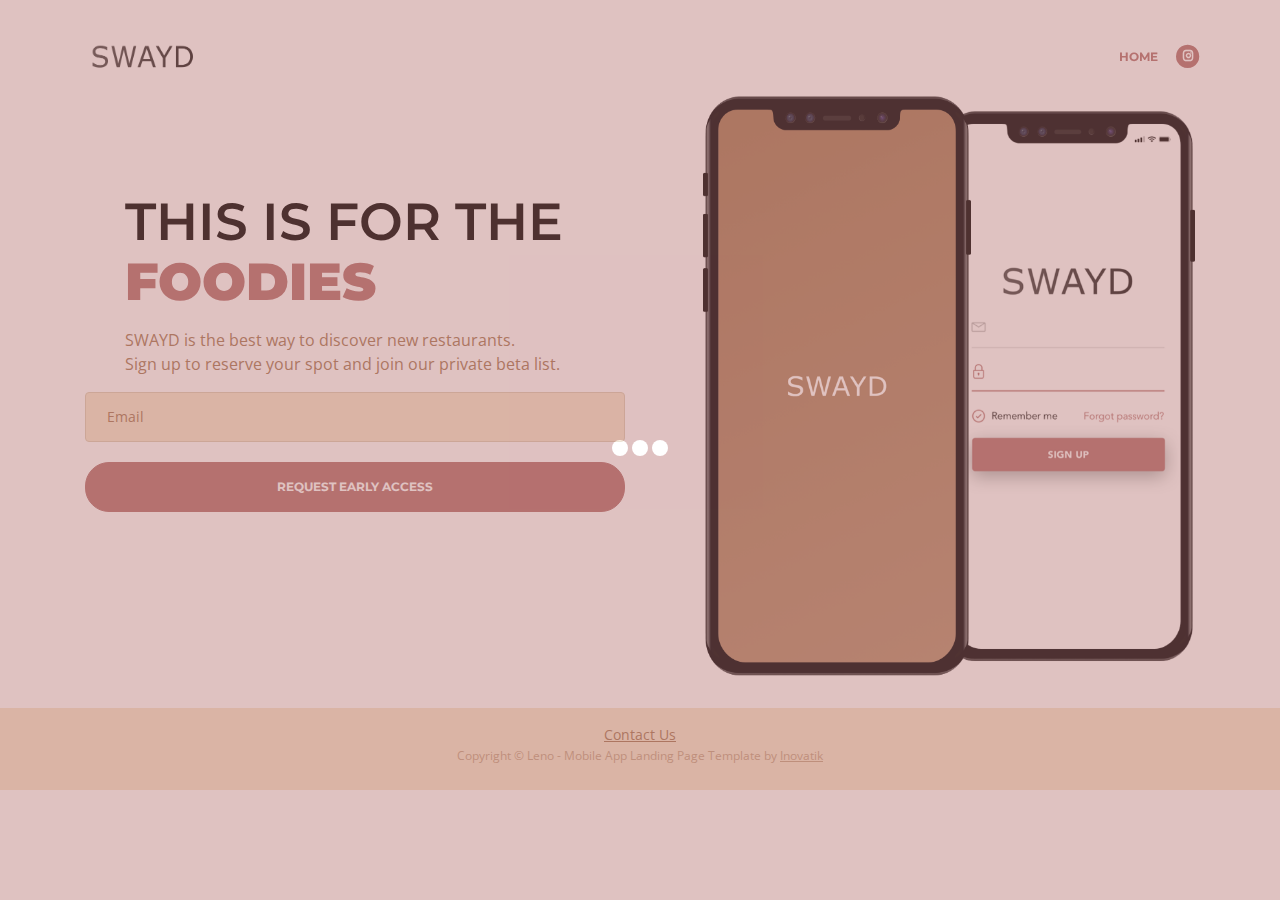
<file: LandingPage-LenoTemplate/index.html>
<!DOCTYPE html>
<html lang="en">
<head>
    <meta charset="utf-8">
    <meta name="viewport" content="width=device-width, initial-scale=1, shrink-to-fit=no">

    <!-- SEO Meta Tags -->
    <meta name="description" content="The best way to discover new restaurants.">
    <meta name="author" content="SWAYD">

    <!-- OG Meta Tags to improve the way the post looks when you share the page on LinkedIn, Facebook, Google+ -->
	<meta property="og:site_name" content="SWAYD" /> <!-- website name -->
	<meta property="og:site" content="" /> <!-- website link -->
	<meta property="og:title" content="SWAYD"/> <!-- title shown in the actual shared post -->
	<meta property="og:description" content="The best way to discover new restaurants." /> <!-- description shown in the actual shared post -->
	<meta property="og:image" content="" /> <!-- image link, make sure it's jpg -->
	<meta property="og:url" content="" /> <!-- where do you want your post to link to -->
	<meta property="og:type" content="article" />

    <!-- Website Title -->
    <title>SWAYD</title>

    <!-- Styles -->
    <link href="https://fonts.googleapis.com/css?family=Montserrat:400,600,700" rel="stylesheet">
    <link href="https://fonts.googleapis.com/css?family=Open+Sans:400,400i,700,700i" rel="stylesheet">
    <link href="css/bootstrap.css" rel="stylesheet">
    <link href="css/fontawesome-all.css" rel="stylesheet">
    <link href="css/swiper.css" rel="stylesheet">
	<link href="css/magnific-popup.css" rel="stylesheet">
	<link href="css/styles.css" rel="stylesheet">

</head>
<body data-spy="scroll" data-target=".fixed-top">

    <!-- Preloader -->
	<div class="spinner-wrapper">
        <div class="spinner">
            <div class="bounce1"></div>
            <div class="bounce2"></div>
            <div class="bounce3"></div>
        </div>
    </div>
    <!-- end of preloader -->

    <!-- Navbar -->
    <nav class="navbar navbar-expand-md navbar-dark navbar-custom fixed-top">
        <!-- Text Logo - Use this if you don't have a graphic logo -->
        <!-- <a class="navbar-brand logo-text page-scroll" href="index.html">SWAYD</a> -->

        <!-- Image Logo -->
        <a class="navbar-brand logo-image" href="index.html"><img src="images/swaydlogo.png" alt="alternative"></a>
        <div class="collapse navbar-collapse" id="navbarsExampleDefault">
            <ul class="navbar-nav ml-auto">
                <li class="nav-item">
                    <a class="nav-link page-scroll" href="#header">HOME<span class="sr-only">(current)</span></a>
                </li>
            </ul>
        </div>
        <span class="nav-item social-icons" >
            <span class="fa-stack">
                <a href="https://www.instagram.com/join.swayd/" target="_blank">
                    <i class="fas fa-circle fa-stack-2x"></i>
                    <i class="fab fa-instagram fa-stack-1x"></i>
                </a>
            </span>
        </span>
    </nav> <!-- end of navbar -->
    <!-- end of navbar -->


    <!-- Header -->
    <header id="header" class="header">
        <div class="header-content">
            <div class="container">
                <div class="row">
                    <div class="col-lg-6">
                        <div class="text-container">
                            <h1>THIS IS FOR THE<br/> <b><span id="js-rotating">FOODIES, ADVENTURERS, TRENDSETTERS</span></b></h1>
                            <p class="p-large">SWAYD is the best way to discover new restaurants.</p>
                            <p class="p-large">Sign up to reserve your spot and join our private beta list.</p>
                        </div>
                        <!-- Contact Form -->
                        <form id="contactForm" data-toggle="validator" data-focus="false">
                            <div class="form-group">
                                <input type="email" class="form-control-input" id="cemail" required>
                                <label class="label-control" for="cemail">Email</label>
                                <div class="help-block with-errors"></div>
                            </div>
                            <div class="form-group">
                                <button type="submit" class="form-control-submit-button">REQUEST EARLY ACCESS</button>
                            </div>
                            <div class="form-message">
                                <div id="cmsgSubmit" class="h3 text-center hidden"></div>
                            </div>
                        </form>
                        <!-- end of contact form -->
                    </div> <!-- end of col -->
                    <div class="col-lg-6">
                        <div class="image-container">
                            <img class="img-fluid" src="images/header-iphone.png" alt="alternative">
                        </div> <!-- end of image-container -->
                    </div> <!-- end of col -->
                </div> <!-- end of row -->
            </div> <!-- end of container -->
        </div> <!-- end of header-content -->
    </header> <!-- end of header -->
    <!-- end of header -->


    <!-- Copyright -->
    <div class="copyright">
        <div class="container">
            <div class="row">
                <div class="col-lg-12">
                    <a class="blue" href="mailto:projectswayd2019@gmail.com" target="_blank">Contact Us</a>
                    <p class="p-small">Copyright © Leno - Mobile App Landing Page Template by <a href="http://www.inovatik.com">Inovatik</a></p>
                </div> <!-- end of col -->
            </div> <!-- enf of row -->
        </div> <!-- end of container -->
    </div> <!-- end of copyright -->
    <!-- end of copyright -->


    <!-- Scripts -->
    <script src="js/jquery.min.js"></script> <!-- jQuery for Bootstrap's JavaScript plugins -->
    <script src="js/popper.min.js"></script> <!-- Popper tooltip library for Bootstrap -->
    <script src="js/bootstrap.min.js"></script> <!-- Bootstrap framework -->
    <script src="js/jquery.easing.min.js"></script> <!-- jQuery Easing for smooth scrolling between anchors -->
    <script src="js/swiper.min.js"></script> <!-- Swiper for image and text sliders -->
    <script src="js/jquery.magnific-popup.js"></script> <!-- Magnific Popup for lightboxes -->
    <script src="js/morphext.min.js"></script> <!-- Morphtext rotating text in the header -->
    <script src="js/validator.min.js"></script> <!-- Validator.js - Bootstrap plugin that validates forms -->
    <script src="js/scripts.js"></script> <!-- Custom scripts -->
</body>
</html>
</file>
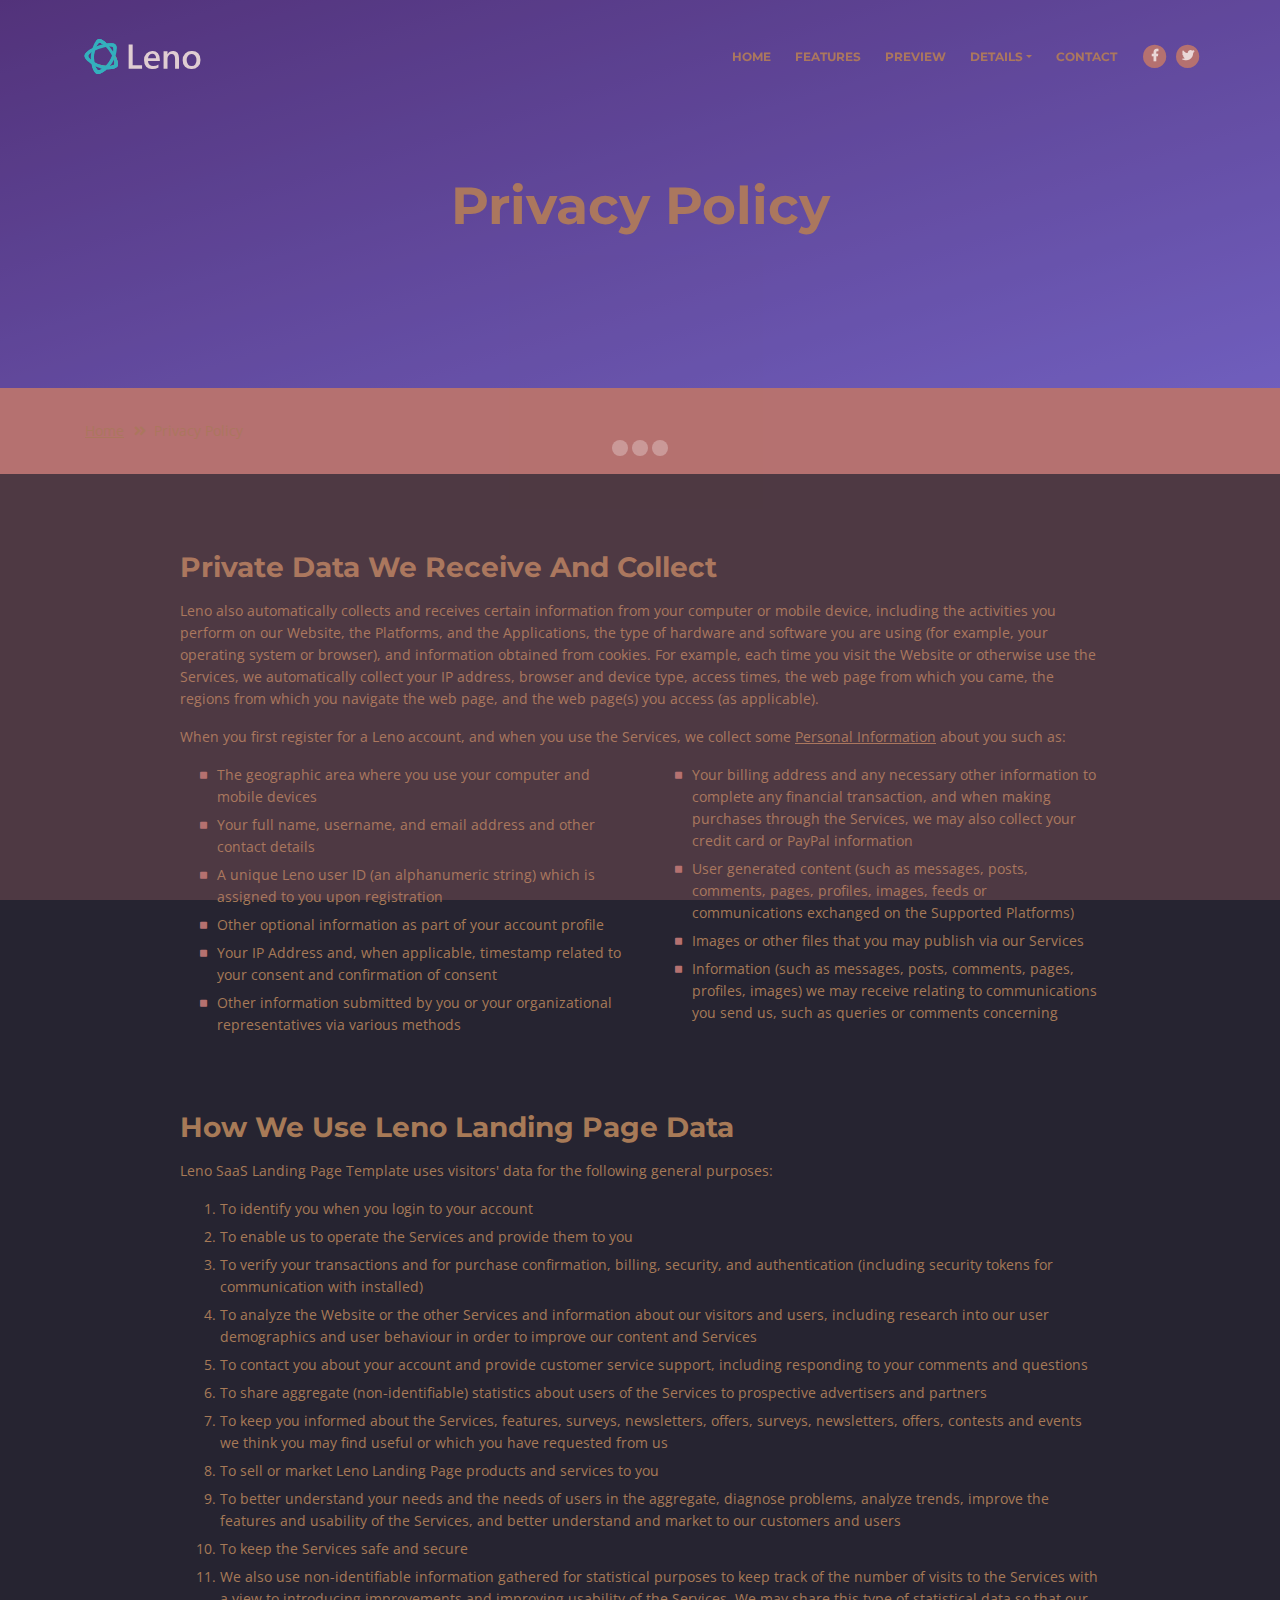
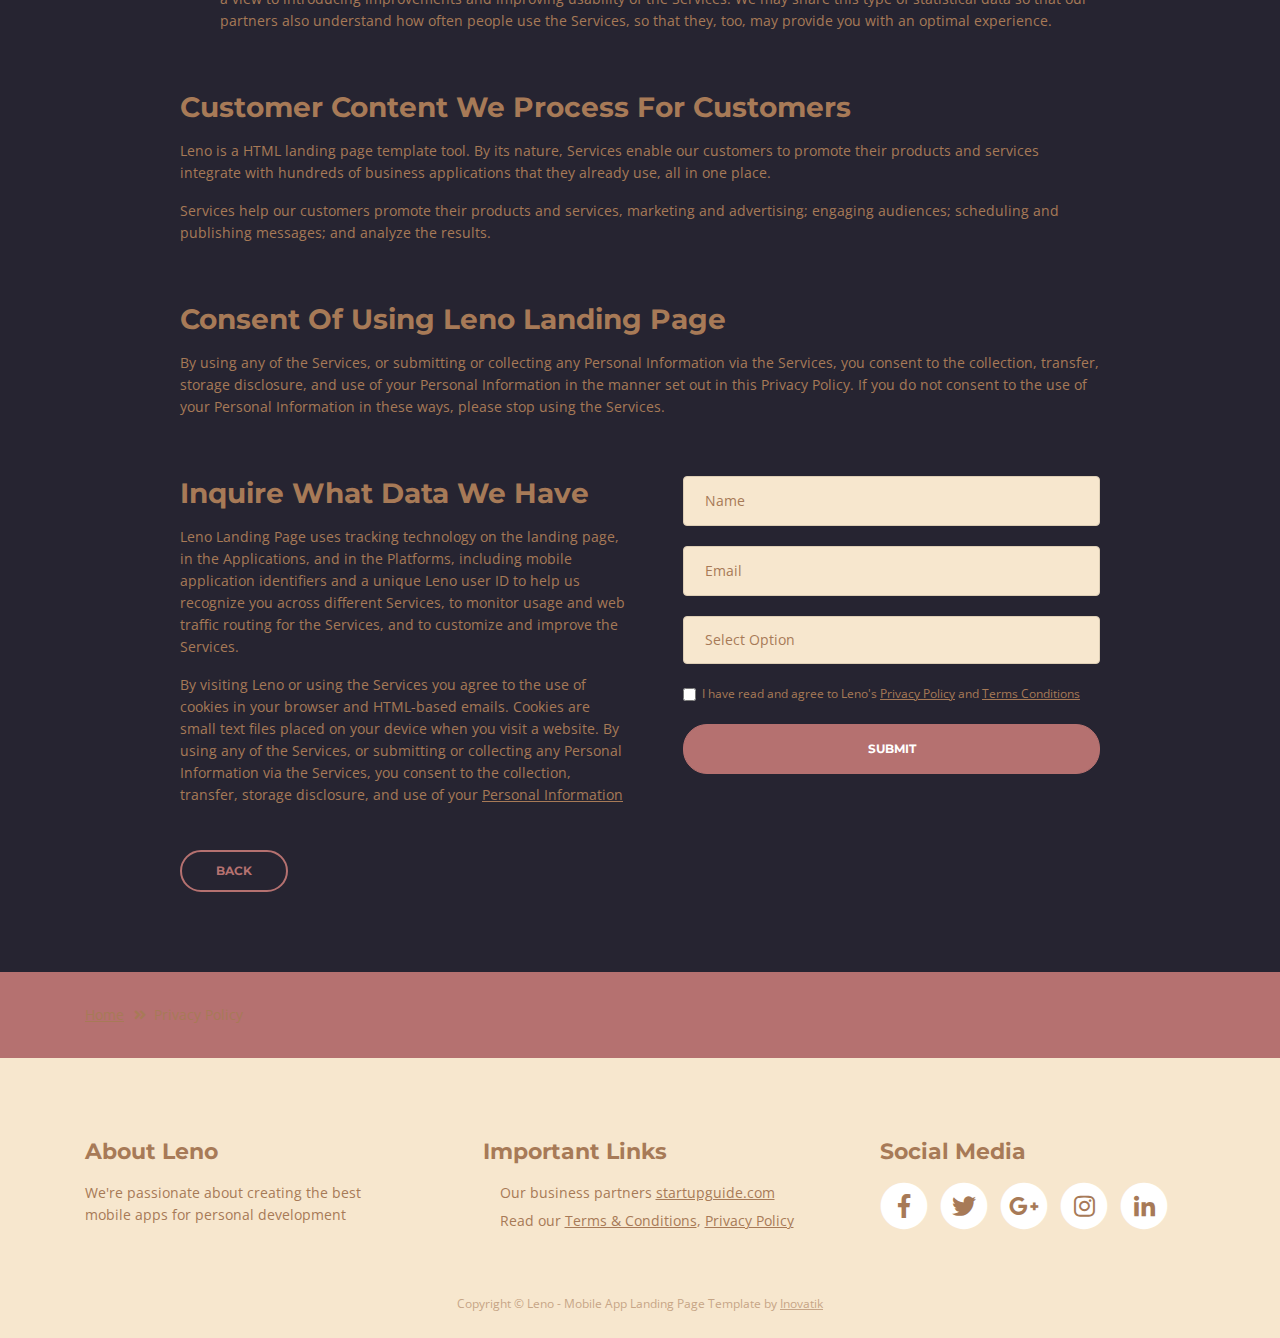
<file: privacy-policy.html>
<!DOCTYPE html>
<html lang="en">
<head>
    <meta charset="utf-8">
    <meta name="viewport" content="width=device-width, initial-scale=1, shrink-to-fit=no">
    
    <!-- SEO Meta Tags -->
    <meta name="description" content="Free mobile app HTML landing page template to help you build a great online presence for your app which will convert visitors into users">
    <meta name="author" content="Inovatik">

    <!-- OG Meta Tags to improve the way the post looks when you share the page on LinkedIn, Facebook, Google+ -->
	<meta property="og:site_name" content="" /> <!-- website name -->
	<meta property="og:site" content="" /> <!-- website link -->
	<meta property="og:title" content=""/> <!-- title shown in the actual shared post -->
	<meta property="og:description" content="" /> <!-- description shown in the actual shared post -->
	<meta property="og:image" content="" /> <!-- image link, make sure it's jpg -->
	<meta property="og:url" content="" /> <!-- where do you want your post to link to -->
	<meta property="og:type" content="article" />

    <!-- Website Title -->
    <title>Privacy Policy - Leno - Free Mobile App Landing Page Template</title>
    
    <!-- Styles -->
    <link href="https://fonts.googleapis.com/css?family=Open+Sans:300,300i,400,400i,600,600i,700,700i" rel="stylesheet">
    <link href="https://fonts.googleapis.com/css?family=Montserrat:600,700" rel="stylesheet">
    <link href="css/bootstrap.css" rel="stylesheet">
    <link href="css/fontawesome-all.css" rel="stylesheet">
    <link href="css/swiper.css" rel="stylesheet">
	<link href="css/magnific-popup.css" rel="stylesheet">
    <link href="css/styles.css" rel="stylesheet">
	
	<!-- Favicon  -->
    <link rel="icon" href="images/favicon.png">
</head>
<body data-spy="scroll" data-target=".fixed-top">
    
    <!-- Preloader -->
	<div class="spinner-wrapper">
        <div class="spinner">
            <div class="bounce1"></div>
            <div class="bounce2"></div>
            <div class="bounce3"></div>
        </div>
    </div>
    <!-- end of preloader -->
    

    <!-- Navbar -->
    <nav class="navbar navbar-expand-md navbar-dark navbar-custom fixed-top">
        <!-- Text Logo - Use this if you don't have a graphic logo -->
        <!-- <a class="navbar-brand logo-text page-scroll" href="index.html">Leno</a> -->

        <!-- Image Logo -->
        <a class="navbar-brand logo-image" href="index.html"><img src="images/logo.svg" alt="alternative"></a> 
        
        <!-- Mobile Menu Toggle Button -->
        <button class="navbar-toggler" type="button" data-toggle="collapse" data-target="#navbarsExampleDefault" aria-controls="navbarsExampleDefault" aria-expanded="false" aria-label="Toggle navigation">
            <span class="navbar-toggler-awesome fas fa-bars"></span>
            <span class="navbar-toggler-awesome fas fa-times"></span>
        </button>
        <!-- end of mobile menu toggle button -->

        <div class="collapse navbar-collapse" id="navbarsExampleDefault">
            <ul class="navbar-nav ml-auto">
                <li class="nav-item">
                    <a class="nav-link page-scroll" href="index.html#header">HOME <span class="sr-only">(current)</span></a>
                </li>
                <li class="nav-item">
                    <a class="nav-link page-scroll" href="index.html#features">FEATURES</a>
                </li>
                <li class="nav-item">
                    <a class="nav-link page-scroll" href="index.html#preview">PREVIEW</a>
                </li>

                <!-- Dropdown Menu -->          
                <li class="nav-item dropdown">
                    <a class="nav-link dropdown-toggle page-scroll" href="index.html#details" id="navbarDropdown" role="button" aria-haspopup="true" aria-expanded="false">DETAILS</a>
                    <div class="dropdown-menu" aria-labelledby="navbarDropdown">
                        <a class="dropdown-item" href="terms-conditions.html"><span class="item-text">TERMS CONDITIONS</span></a>
                        <div class="dropdown-items-divide-hr"></div>
                        <a class="dropdown-item" href="privacy-policy.html"><span class="item-text">PRIVACY POLICY</span></a>
                    </div>
                </li>
                <!-- end of dropdown menu -->

                <li class="nav-item">
                    <a class="nav-link page-scroll" href="index.html#contact">CONTACT</a>
                </li>
            </ul>
            <span class="nav-item social-icons">
                <span class="fa-stack">
                    <a href="#your-link">
                        <i class="fas fa-circle fa-stack-2x"></i>
                        <i class="fab fa-facebook-f fa-stack-1x"></i>
                    </a>
                </span>
                <span class="fa-stack">
                    <a href="#your-link">
                        <i class="fas fa-circle fa-stack-2x"></i>
                        <i class="fab fa-twitter fa-stack-1x"></i>
                    </a>
                </span>
            </span>
        </div>
    </nav> <!-- end of navbar -->
    <!-- end of navbar -->


    <!-- Header -->
    <header id="header" class="ex-header">
        <div class="container">
            <div class="row">
                <div class="col-md-12">
                    <h1>Privacy Policy</h1>
                </div> <!-- end of col -->
            </div> <!-- end of row -->
        </div> <!-- end of container -->
    </header> <!-- end of ex-header -->
    <!-- end of header -->


    <!-- Breadcrumbs -->
    <div class="ex-basic-1">
        <div class="container">
            <div class="row">
                <div class="col-lg-12">
                    <div class="breadcrumbs">
                        <a href="index.html">Home</a><i class="fa fa-angle-double-right"></i><span>Privacy Policy</span>
                    </div> <!-- end of breadcrumbs -->
                </div> <!-- end of col -->
            </div> <!-- end of row -->
        </div> <!-- end of container -->
    </div> <!-- end of ex-basic-1 -->
    <!-- end of breadcrumbs -->


    <!-- Privacy Content -->
    <div class="ex-basic-2">
        <div class="container">
            <div class="row">
                <div class="col-lg-10 offset-lg-1">
                    <div class="text-container">
                        <h3>Private Data We Receive And Collect</h3>
                        <p>Leno also automatically collects and receives certain information from your computer or mobile device, including the activities you perform on our Website, the Platforms, and the Applications, the type of hardware and software you are using (for example, your operating system or browser), and information obtained from cookies. For example, each time you visit the Website or otherwise use the Services, we automatically collect your IP address, browser and device type, access times, the web page from which you came, the regions from which you navigate the web page, and the web page(s) you access (as applicable).</p>
                        <p>When you first register for a Leno account, and when you use the Services, we collect some <a class="turquoise" href="#your-link">Personal Information</a> about you such as:</p>
                        <div class="row">
                            <div class="col-md-6">
                                <ul class="list-unstyled li-space-lg indent">
                                    <li class="media">
                                        <i class="fas fa-square"></i>
                                        <div class="media-body">The geographic area where you use your computer and mobile devices</div>
                                    </li>
                                    <li class="media">
                                        <i class="fas fa-square"></i>
                                        <div class="media-body">Your full name, username, and email address and other contact details</div>
                                    </li>
                                    <li class="media">
                                        <i class="fas fa-square"></i>
                                        <div class="media-body">A unique Leno user ID (an alphanumeric string) which is assigned to you upon registration</div>
                                    </li>
                                    <li class="media">
                                        <i class="fas fa-square"></i>
                                        <div class="media-body">Other optional information as part of your account profile</div>
                                    </li>
                                    <li class="media">
                                        <i class="fas fa-square"></i>
                                        <div class="media-body">Your IP Address and, when applicable, timestamp related to your consent and confirmation of consent</div>
                                    </li>
                                    <li class="media">
                                        <i class="fas fa-square"></i>
                                        <div class="media-body">Other information submitted by you or your organizational representatives via various methods</div>
                                    </li>
                                </ul>
                            </div> <!-- end of col -->

                            <div class="col-md-6">
                                <ul class="list-unstyled li-space-lg indent">
                                    <li class="media">
                                        <i class="fas fa-square"></i>
                                        <div class="media-body">Your billing address and any necessary other information to complete any financial transaction, and when making purchases through the Services, we may also collect your credit card or PayPal information</div>
                                    </li>
                                    <li class="media">
                                        <i class="fas fa-square"></i>
                                        <div class="media-body">User generated content (such as messages, posts, comments, pages, profiles, images, feeds or communications exchanged on the Supported Platforms)</div>
                                    </li>
                                    <li class="media">
                                        <i class="fas fa-square"></i>
                                        <div class="media-body">Images or other files that you may publish via our Services</div>
                                    </li>
                                    <li class="media">
                                        <i class="fas fa-square"></i>
                                        <div class="media-body">Information (such as messages, posts, comments, pages, profiles, images) we may receive relating to communications you send us, such as queries or comments concerning</div>
                                    </li>
                                </ul>
                            </div> <!-- end of col -->
                        </div> <!-- end of row -->
                    </div> <!-- end of text-container-->
                    
                    <div class="text-container">
                        <h3>How We Use Leno Landing Page Data</h3>
                        <p>Leno SaaS Landing Page Template uses visitors' data for the following general purposes:</p>
                        <ol class="li-space-lg">
                            <li>To identify you when you login to your account</li>
                            <li>To enable us to operate the Services and provide them to you</li>
                            <li>To verify your transactions and for purchase confirmation, billing, security, and authentication (including security tokens for communication with installed)</li>
                            <li>To analyze the Website or the other Services and information about our visitors and users, including research into our user demographics and user behaviour in order to improve our content and Services</li>
                            <li>To contact you about your account and provide customer service support, including responding to your comments and questions</li>
                            <li>To share aggregate (non-identifiable) statistics about users of the Services to prospective advertisers and partners</li>
                            <li>To keep you informed about the Services, features, surveys, newsletters, offers, surveys, newsletters, offers, contests and events we think you may find useful or which you have requested from us</li>
                            <li>To sell or market Leno Landing Page products and services to you</li>
                            <li>To better understand your needs and the needs of users in the aggregate, diagnose problems, analyze trends, improve the features and usability of the Services, and better understand and market to our customers and users</li>
                            <li>To keep the Services safe and secure</li>
                            <li>We also use non-identifiable information gathered for statistical purposes to keep track of the number of visits to the Services with a view to introducing improvements and improving usability of the Services. We may share this type of statistical data so that our partners also understand how often people use the Services, so that they, too, may provide you with an optimal experience.</li>
                        </ol>
                    </div> <!-- end of text-container -->

                    <div class="text-container">
                        <h3>Customer Content We Process For Customers</h3>
                        <p>Leno is a HTML landing page template tool. By its nature, Services enable our customers to promote their products and services integrate with hundreds of business applications that they already use, all in one place.</p>
                        <p>Services help our customers promote their products and services, marketing and advertising; engaging audiences; scheduling and publishing messages; and analyze the results.</p>
                    </div> <!-- end of text container -->

                    <div class="text-container">
                        <h3>Consent Of Using Leno Landing Page</h3>
					    <p class="mb-5">By using any of the Services, or submitting or collecting any Personal Information via the Services, you consent to the collection, transfer, storage disclosure, and use of your Personal Information in the manner set out in this Privacy Policy. If you do not consent to the use of your Personal Information in these ways, please stop using the Services.</p>
                    </div> <!-- end of text-container -->
                                       
                    <div class="row">
                        <div class="col-md-6">
                            <div class="text-container last">
                                <h3>Inquire What Data We Have</h3>
                                <p>Leno Landing Page uses tracking technology on the landing page, in the Applications, and in the Platforms, including mobile application identifiers and a unique Leno user ID to help us recognize you across different Services, to monitor usage and web traffic routing for the Services, and to customize and improve the Services.</p>
                                <p> By visiting Leno or using the Services you agree to the use of cookies in your browser and HTML-based emails. Cookies are small text files placed on your device when you visit a website. By using any of the Services, or submitting or collecting any Personal Information via the Services, you consent to the collection, transfer, storage disclosure, and use of your <a class="turquoise" href="#your-link">Personal Information</a></p>
                            </div> <!-- end of text container -->
                        </div> <!-- end of col-->
                        <div class="col-md-6">

                            <!-- Privacy Form -->
                            <div class="form-container">
                                <form id="privacyForm" data-toggle="validator" data-focus="false">
                                    <div class="form-group">
                                        <input type="text" class="form-control-input" id="pname" required>
                                        <label class="label-control" for="pname">Name</label>
                                        <div class="help-block with-errors"></div>
                                    </div>
                                    <div class="form-group">
                                        <input type="email" class="form-control-input" id="pemail" required>
                                        <label class="label-control" for="pemail">Email</label>
                                        <div class="help-block with-errors"></div>
                                    </div>
                                    <div class="form-group">
                                        <select class="form-control-select" id="pselect" required>
                                            <option class="select-option" value="" disabled selected>Select Option</option>
                                            <option class="select-option" value="Delete data">Delete my data</option>
                                            <option class="select-option" value="Show me data">Show me my data</option>
                                        </select>
                                        <div class="help-block with-errors"></div>
                                    </div>
                                    <div class="form-group checkbox">
                                        <input type="checkbox" id="pterms" value="Agreed-to-Terms" required>I have read and agree to Leno's <a href="privacy-policy.html">Privacy Policy</a> and <a href="terms-conditions.html">Terms Conditions</a>
                                        <div class="help-block with-errors"></div>
                                    </div>
                                    <div class="form-group">
                                        <button type="submit" class="form-control-submit-button">SUBMIT</button>
                                    </div>
                                    <div class="form-message">
                                        <div id="pmsgSubmit" class="h3 text-center hidden"></div>
                                    </div>
                                </form>
                            </div> <!-- end of form container -->
                            <!-- end of privacy form -->

                        </div> <!-- end of col--> 
                    </div> <!-- end of row -->
                    <a class="btn-outline-reg back" href="index.html">BACK</a>
                </div> <!-- end of col-->
            </div> <!-- end of row -->
        </div> <!-- end of container -->
    </div> <!-- end of ex-basic-2 -->
    <!-- end of privacy content -->


    <!-- Breadcrumbs -->
    <div class="ex-basic-1">
        <div class="container">
            <div class="row">
                <div class="col-lg-12">
                    <div class="breadcrumbs">
                        <a href="index.html">Home</a><i class="fa fa-angle-double-right"></i><span>Privacy Policy</span>
                    </div> <!-- end of breadcrumbs -->
                </div> <!-- end of col -->
            </div> <!-- end of row -->
        </div> <!-- end of container -->
    </div> <!-- end of ex-basic-1 -->
    <!-- end of breadcrumbs -->

    
    <!-- Footer -->
    <div class="footer">
        <div class="container">
            <div class="row">
                <div class="col-md-4">
                    <div class="footer-col">
                        <h4>About Leno</h4>
                        <p>We're passionate about creating the best mobile apps for personal development</p>
                    </div>
                </div> <!-- end of col -->
                <div class="col-md-4">
                    <div class="footer-col middle">
                        <h4>Important Links</h4>
                        <ul class="list-unstyled li-space-lg">
                            <li class="media">
                                <i class="fas fa-square"></i>
                                <div class="media-body">Our business partners <a class="turquoise" href="#your-link">startupguide.com</a></div>
                            </li>
                            <li class="media">
                                <i class="fas fa-square"></i>
                                <div class="media-body">Read our <a class="turquoise" href="terms-conditions.html">Terms & Conditions</a>, <a class="turquoise" href="privacy-policy.html">Privacy Policy</a></div>
                            </li>
                        </ul>
                    </div>
                </div> <!-- end of col -->
                <div class="col-md-4">
                    <div class="footer-col last">
                        <h4>Social Media</h4>
                        <span class="fa-stack">
                            <a href="#your-link">
                                <i class="fas fa-circle fa-stack-2x"></i>
                                <i class="fab fa-facebook-f fa-stack-1x"></i>
                            </a>
                        </span>
                        <span class="fa-stack">
                            <a href="#your-link">
                                <i class="fas fa-circle fa-stack-2x"></i>
                                <i class="fab fa-twitter fa-stack-1x"></i>
                            </a>
                        </span>
                        <span class="fa-stack">
                            <a href="#your-link">
                                <i class="fas fa-circle fa-stack-2x"></i>
                                <i class="fab fa-google-plus-g fa-stack-1x"></i>
                            </a>
                        </span>
                        <span class="fa-stack">
                            <a href="#your-link">
                                <i class="fas fa-circle fa-stack-2x"></i>
                                <i class="fab fa-instagram fa-stack-1x"></i>
                            </a>
                        </span>
                        <span class="fa-stack">
                            <a href="#your-link">
                                <i class="fas fa-circle fa-stack-2x"></i>
                                <i class="fab fa-linkedin-in fa-stack-1x"></i>
                            </a>
                        </span>
                    </div> 
                </div> <!-- end of col -->
            </div> <!-- end of row -->
        </div> <!-- end of container -->
    </div> <!-- end of footer -->  
    <!-- end of footer -->


    <!-- Copyright -->
    <div class="copyright">
        <div class="container">
            <div class="row">
                <div class="col-lg-12">
                    <p class="p-small">Copyright © Leno - Mobile App Landing Page Template by <a href="http://www.inovatik.com">Inovatik</a></p>
                </div> <!-- end of col -->
            </div> <!-- enf of row -->
        </div> <!-- end of container -->
    </div> <!-- end of copyright --> 
    <!-- end of copyright -->

	
    <!-- Scripts -->
    <script src="js/jquery.min.js"></script> <!-- jQuery for Bootstrap's JavaScript plugins -->
    <script src="js/popper.min.js"></script> <!-- Popper tooltip library for Bootstrap -->
    <script src="js/bootstrap.min.js"></script> <!-- Bootstrap framework -->
    <script src="js/jquery.easing.min.js"></script> <!-- jQuery Easing for smooth scrolling between anchors -->
    <script src="js/swiper.min.js"></script> <!-- Swiper for image and text sliders -->
    <script src="js/jquery.magnific-popup.js"></script> <!-- Magnific Popup for lightboxes -->
    <script src="js/morphext.min.js"></script> <!-- Morphtext rotating text in the header -->
    <script src="js/validator.min.js"></script> <!-- Validator.js - Bootstrap plugin that validates forms -->
    <script src="js/scripts.js"></script> <!-- Custom scripts -->
    
</body>
</html>
</file>
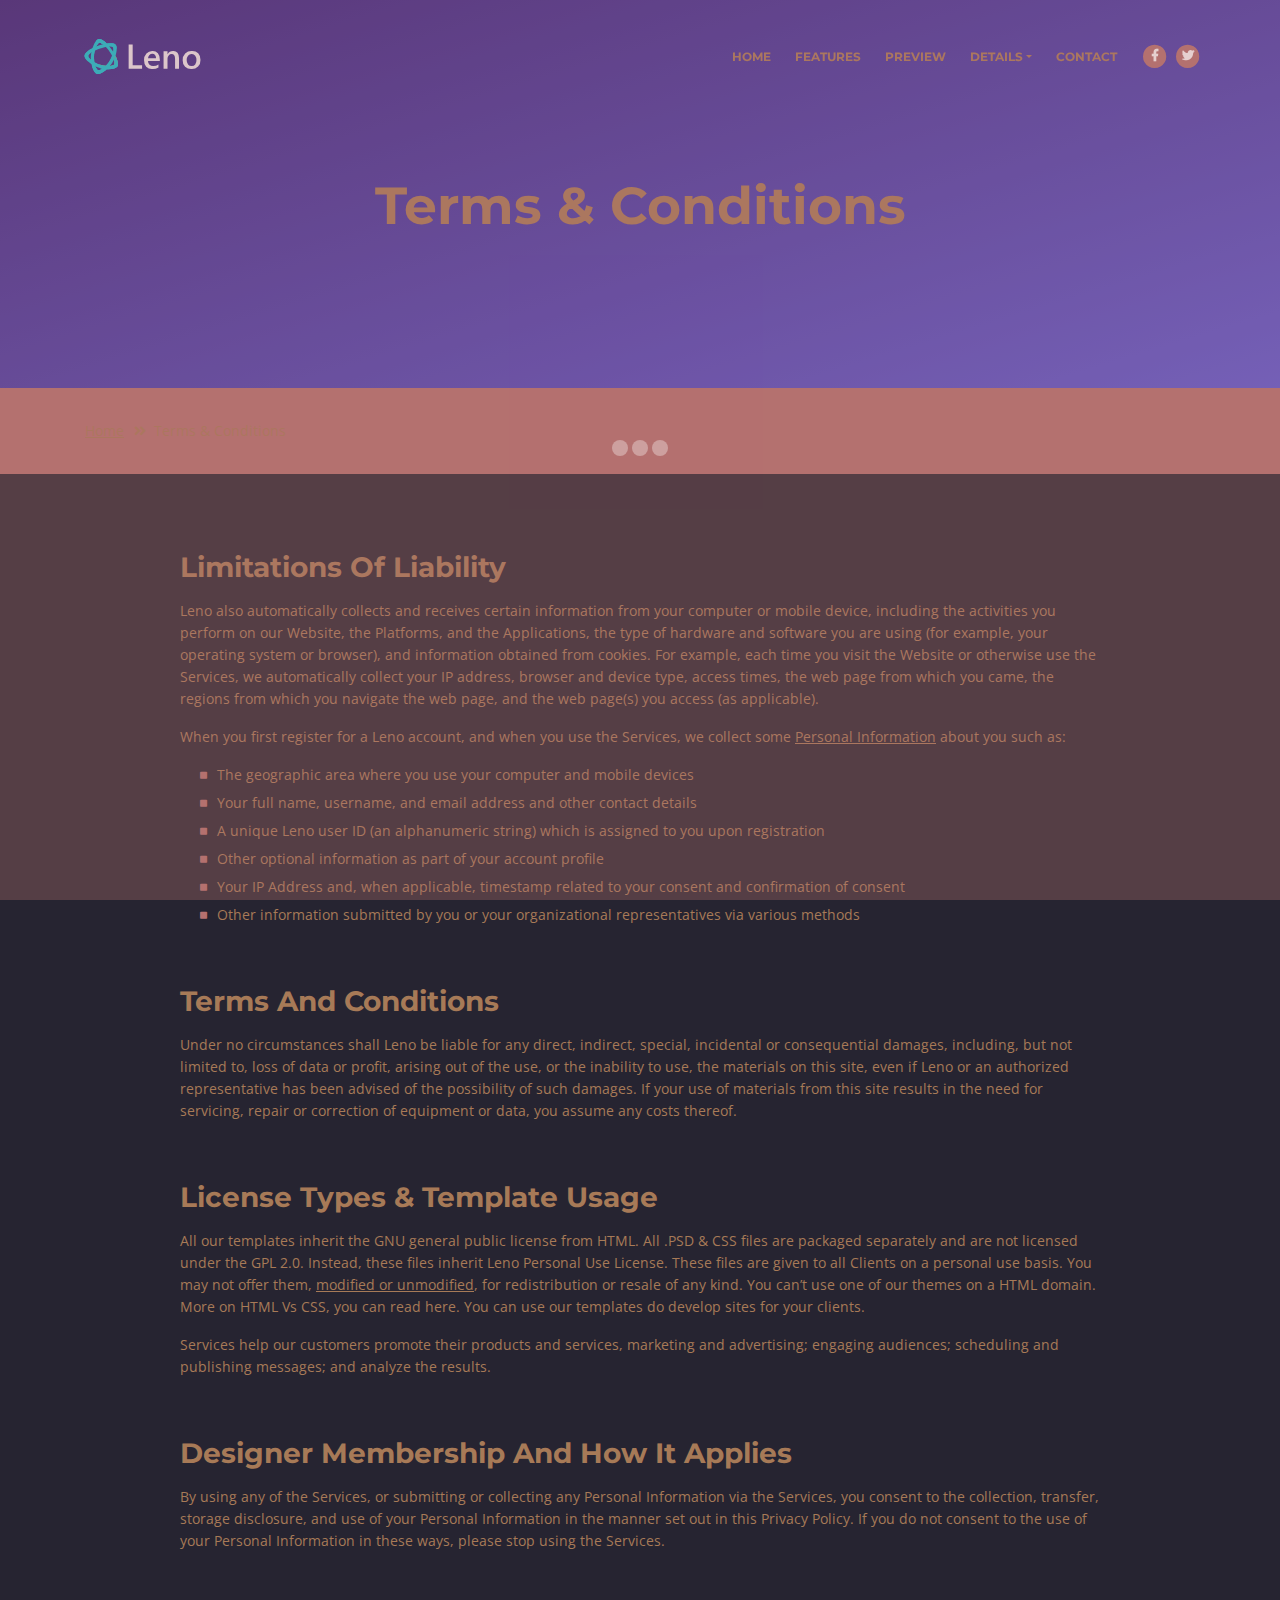
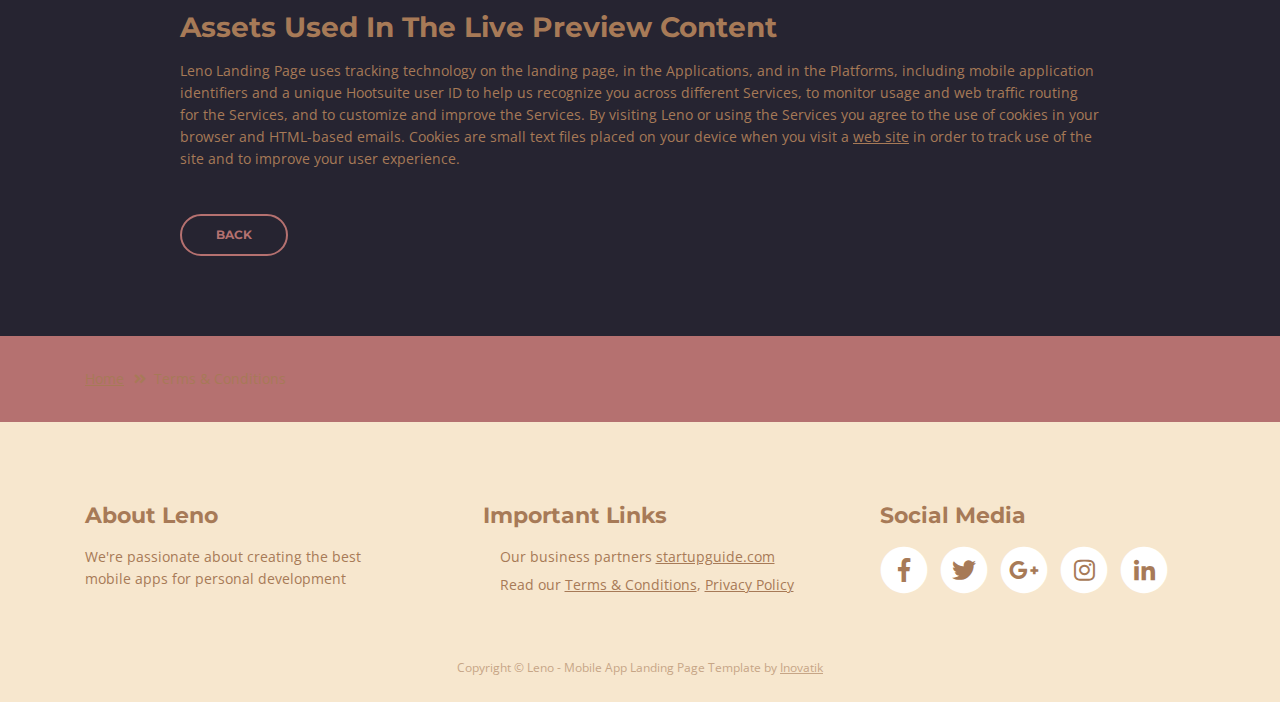
<file: terms-conditions.html>
<!DOCTYPE html>
<html lang="en">
<head>
    <meta charset="utf-8">
    <meta name="viewport" content="width=device-width, initial-scale=1, shrink-to-fit=no">
    
    <!-- SEO Meta Tags -->
    <meta name="description" content="Free mobile app HTML landing page template to help you build a great online presence for your app which will convert visitors into users">
    <meta name="author" content="Inovatik">

    <!-- OG Meta Tags to improve the way the post looks when you share the page on LinkedIn, Facebook, Google+ -->
	<meta property="og:site_name" content="" /> <!-- website name -->
	<meta property="og:site" content="" /> <!-- website link -->
	<meta property="og:title" content=""/> <!-- title shown in the actual shared post -->
	<meta property="og:description" content="" /> <!-- description shown in the actual shared post -->
	<meta property="og:image" content="" /> <!-- image link, make sure it's jpg -->
	<meta property="og:url" content="" /> <!-- where do you want your post to link to -->
	<meta property="og:type" content="article" />

    <!-- Website Title -->
    <title>Terms Conditions - Leno - Free Mobile App Landing Page Template</title>
    
    <!-- Styles -->
    <link href="https://fonts.googleapis.com/css?family=Open+Sans:300,300i,400,400i,600,600i,700,700i" rel="stylesheet">
    <link href="https://fonts.googleapis.com/css?family=Montserrat:600,700" rel="stylesheet">
    <link href="css/bootstrap.css" rel="stylesheet">
    <link href="css/fontawesome-all.css" rel="stylesheet">
    <link href="css/swiper.css" rel="stylesheet">
	<link href="css/magnific-popup.css" rel="stylesheet">
    <link href="css/styles.css" rel="stylesheet">
	
	<!-- Favicon  -->
    <link rel="icon" href="images/favicon.png">
</head>
<body data-spy="scroll" data-target=".fixed-top">
    
    <!-- Preloader -->
	<div class="spinner-wrapper">
        <div class="spinner">
            <div class="bounce1"></div>
            <div class="bounce2"></div>
            <div class="bounce3"></div>
        </div>
    </div>
    <!-- end of preloader -->
    

    <!-- Navbar -->
    <nav class="navbar navbar-expand-md navbar-dark navbar-custom fixed-top">
        <!-- Text Logo - Use this if you don't have a graphic logo -->
        <!-- <a class="navbar-brand logo-text page-scroll" href="index.html">Leno</a> -->

        <!-- Image Logo -->
        <a class="navbar-brand logo-image" href="index.html"><img src="images/logo.svg" alt="alternative"></a> 
        
        <!-- Mobile Menu Toggle Button -->
        <button class="navbar-toggler" type="button" data-toggle="collapse" data-target="#navbarsExampleDefault" aria-controls="navbarsExampleDefault" aria-expanded="false" aria-label="Toggle navigation">
            <span class="navbar-toggler-awesome fas fa-bars"></span>
            <span class="navbar-toggler-awesome fas fa-times"></span>
        </button>
        <!-- end of mobile menu toggle button -->

        <div class="collapse navbar-collapse" id="navbarsExampleDefault">
            <ul class="navbar-nav ml-auto">
                <li class="nav-item">
                    <a class="nav-link page-scroll" href="index.html#header">HOME <span class="sr-only">(current)</span></a>
                </li>
                <li class="nav-item">
                    <a class="nav-link page-scroll" href="index.html#features">FEATURES</a>
                </li>
                <li class="nav-item">
                    <a class="nav-link page-scroll" href="index.html#preview">PREVIEW</a>
                </li>

                <!-- Dropdown Menu -->          
                <li class="nav-item dropdown">
                    <a class="nav-link dropdown-toggle page-scroll" href="index.html#details" id="navbarDropdown" role="button" aria-haspopup="true" aria-expanded="false">DETAILS</a>
                    <div class="dropdown-menu" aria-labelledby="navbarDropdown">
                        <a class="dropdown-item" href="terms-conditions.html"><span class="item-text">TERMS CONDITIONS</span></a>
                        <div class="dropdown-items-divide-hr"></div>
                        <a class="dropdown-item" href="privacy-policy.html"><span class="item-text">PRIVACY POLICY</span></a>
                    </div>
                </li>
                <!-- end of dropdown menu -->

                <li class="nav-item">
                    <a class="nav-link page-scroll" href="index.html#contact">CONTACT</a>
                </li>
            </ul>
            <span class="nav-item social-icons">
                <span class="fa-stack">
                    <a href="#your-link">
                        <i class="fas fa-circle fa-stack-2x"></i>
                        <i class="fab fa-facebook-f fa-stack-1x"></i>
                    </a>
                </span>
                <span class="fa-stack">
                    <a href="#your-link">
                        <i class="fas fa-circle fa-stack-2x"></i>
                        <i class="fab fa-twitter fa-stack-1x"></i>
                    </a>
                </span>
            </span>
        </div>
    </nav> <!-- end of navbar -->
    <!-- end of navbar -->


    <!-- Header -->
    <header id="header" class="ex-header">
        <div class="container">
            <div class="row">
                <div class="col-lg-12">
                    <h1>Terms & Conditions</h1>
                </div> <!-- end of col -->
            </div> <!-- end of row -->
        </div> <!-- end of container -->
    </header> <!-- end of ex-header -->
    <!-- end of header -->


    <!-- Breadcrumbs -->
    <div class="ex-basic-1">
        <div class="container">
            <div class="row">
                <div class="col-lg-12">
                    <div class="breadcrumbs">
                        <a href="index.html">Home</a><i class="fa fa-angle-double-right"></i><span>Terms & Conditions</span>
                    </div> <!-- end of breadcrumbs -->
                </div> <!-- end of col -->
            </div> <!-- end of row -->
        </div> <!-- end of container -->
    </div> <!-- end of ex-basic-1 -->
    <!-- end of breadcrumbs -->


    <!-- Terms Content -->
    <div class="ex-basic-2">
        <div class="container">
            <div class="row">
                <div class="col-lg-10 offset-lg-1">
                    <div class="text-container">
                        <h3>Limitations Of Liability</h3>
                        <p>Leno also automatically collects and receives certain information from your computer or mobile device, including the activities you perform on our Website, the Platforms, and the Applications, the type of hardware and software you are using (for example, your operating system or browser), and information obtained from cookies. For example, each time you visit the Website or otherwise use the Services, we automatically collect your IP address, browser and device type, access times, the web page from which you came, the regions from which you navigate the web page, and the web page(s) you access (as applicable).</p>
                        <p>When you first register for a Leno account, and when you use the Services, we collect some <a class="turquoise" href="#your-link">Personal Information</a> about you such as:</p>
                        <ul class="list-unstyled li-space-lg indent">
                            <li class="media">
                                <i class="fas fa-square"></i>
                                <div class="media-body">The geographic area where you use your computer and mobile devices</div>
                            </li>
                            <li class="media">
                                <i class="fas fa-square"></i>
                                <div class="media-body">Your full name, username, and email address and other contact details</div>
                            </li>
                            <li class="media">
                                <i class="fas fa-square"></i>
                                <div class="media-body">A unique Leno user ID (an alphanumeric string) which is assigned to you upon registration</div>
                            </li>
                            <li class="media">
                                <i class="fas fa-square"></i>
                                <div class="media-body">Other optional information as part of your account profile</div>
                            </li>
                            <li class="media">
                                <i class="fas fa-square"></i>
                                <div class="media-body">Your IP Address and, when applicable, timestamp related to your consent and confirmation of consent</div>
                            </li>
                            <li class="media">
                                <i class="fas fa-square"></i>
                                <div class="media-body">Other information submitted by you or your organizational representatives via various methods</div>
                            </li>
                        </ul>
                    </div> <!-- end of text-container -->
                    
                    <div class="text-container">
                        <h3>Terms And Conditions</h3>
                        <p>Under no circumstances shall Leno be liable for any direct, indirect, special, incidental or consequential damages, including, but not limited to, loss of data or profit, arising out of the use, or the inability to use, the materials on this site, even if Leno or an authorized representative has been advised of the possibility of such damages. If your use of materials from this site results in the need for servicing, repair or correction of equipment or data, you assume any costs thereof.</p>
                    </div> <!-- end of text-container -->

                    <div class="text-container">
                        <h3>License Types & Template Usage</h3>
                        <p>All our templates inherit the GNU general public license from HTML. All .PSD & CSS files are packaged separately and are not licensed under the GPL 2.0. Instead, these files inherit Leno Personal Use License. These files are given to all Clients on a personal use basis. You may not offer them, <a class="turquoise" href="#your-link">modified or unmodified</a>, for redistribution or resale of any kind. You can’t use one of our themes on a HTML domain. More on HTML Vs CSS, you can read here. You can use our templates do develop sites for your clients.</p>
                        <p>Services help our customers promote their products and services, marketing and advertising; engaging audiences; scheduling and publishing messages; and analyze the results.</p>
                    </div> <!-- end of text-container -->

                    <div class="text-container">
                        <h3>Designer Membership And How It Applies</h3>
                        <p>By using any of the Services, or submitting or collecting any Personal Information via the Services, you consent to the collection, transfer, storage disclosure, and use of your Personal Information in the manner set out in this Privacy Policy. If you do not consent to the use of your Personal Information in these ways, please stop using the Services.</p>
                    </div> <!-- end of text-container -->
                    
                    <div class="text-container last">
                        <h3>Assets Used In The Live Preview Content</h3>
                        <p>Leno Landing Page uses tracking technology on the landing page, in the Applications, and in the Platforms, including mobile application identifiers and a unique Hootsuite user ID to help us recognize you across different Services, to monitor usage and web traffic routing for the Services, and to customize and improve the Services. By visiting Leno or using the Services you agree to the use of cookies in your browser and HTML-based emails. Cookies are small text files placed on your device when you visit a <a class="turquoise" href="#your-link">web site</a> in order to track use of the site and to improve your user experience.</p>
                        <a class="btn-outline-reg" href="index.html">BACK</a>
                    </div> <!-- end of text-container -->
                </div>
            </div> <!-- end of row -->
        </div> <!-- end of container -->
    </div> <!-- end of ex-basic -->
    <!-- end of terms content -->

    
    <!-- Breadcrumbs -->
    <div class="ex-basic-1">
        <div class="container">
            <div class="row">
                <div class="col-lg-12">
                    <div class="breadcrumbs">
                        <a href="index.html">Home</a><i class="fa fa-angle-double-right"></i><span>Terms & Conditions</span>
                    </div> <!-- end of breadcrumbs -->
                </div> <!-- end of col -->
            </div> <!-- end of row -->
        </div> <!-- end of container -->
    </div> <!-- end of ex-basic-1 -->
    <!-- end of breadcrumbs -->


    <!-- Footer -->
    <div class="footer">
        <div class="container">
            <div class="row">
                <div class="col-md-4">
                    <div class="footer-col">
                        <h4>About Leno</h4>
                        <p>We're passionate about creating the best mobile apps for personal development</p>
                    </div>
                </div> <!-- end of col -->
                <div class="col-md-4">
                    <div class="footer-col middle">
                        <h4>Important Links</h4>
                        <ul class="list-unstyled li-space-lg">
                            <li class="media">
                                <i class="fas fa-square"></i>
                                <div class="media-body">Our business partners <a class="turquoise" href="#your-link">startupguide.com</a></div>
                            </li>
                            <li class="media">
                                <i class="fas fa-square"></i>
                                <div class="media-body">Read our <a class="turquoise" href="terms-conditions.html">Terms & Conditions</a>, <a class="turquoise" href="privacy-policy.html">Privacy Policy</a></div>
                            </li>
                        </ul>
                    </div>
                </div> <!-- end of col -->
                <div class="col-md-4">
                    <div class="footer-col last">
                        <h4>Social Media</h4>
                        <span class="fa-stack">
                            <a href="#your-link">
                                <i class="fas fa-circle fa-stack-2x"></i>
                                <i class="fab fa-facebook-f fa-stack-1x"></i>
                            </a>
                        </span>
                        <span class="fa-stack">
                            <a href="#your-link">
                                <i class="fas fa-circle fa-stack-2x"></i>
                                <i class="fab fa-twitter fa-stack-1x"></i>
                            </a>
                        </span>
                        <span class="fa-stack">
                            <a href="#your-link">
                                <i class="fas fa-circle fa-stack-2x"></i>
                                <i class="fab fa-google-plus-g fa-stack-1x"></i>
                            </a>
                        </span>
                        <span class="fa-stack">
                            <a href="#your-link">
                                <i class="fas fa-circle fa-stack-2x"></i>
                                <i class="fab fa-instagram fa-stack-1x"></i>
                            </a>
                        </span>
                        <span class="fa-stack">
                            <a href="#your-link">
                                <i class="fas fa-circle fa-stack-2x"></i>
                                <i class="fab fa-linkedin-in fa-stack-1x"></i>
                            </a>
                        </span>
                    </div> 
                </div> <!-- end of col -->
            </div> <!-- end of row -->
        </div> <!-- end of container -->
    </div> <!-- end of footer -->  
    <!-- end of footer -->


    <!-- Copyright -->
    <div class="copyright">
        <div class="container">
            <div class="row">
                <div class="col-lg-12">
                    <p class="p-small">Copyright © Leno - Mobile App Landing Page Template by <a href="http://www.inovatik.com">Inovatik</a></p>
                </div> <!-- end of col -->
            </div> <!-- enf of row -->
        </div> <!-- end of container -->
    </div> <!-- end of copyright --> 
    <!-- end of copyright -->

	
    <!-- Scripts -->
    <script src="js/jquery.min.js"></script> <!-- jQuery for Bootstrap's JavaScript plugins -->
    <script src="js/popper.min.js"></script> <!-- Popper tooltip library for Bootstrap -->
    <script src="js/bootstrap.min.js"></script> <!-- Bootstrap framework -->
    <script src="js/jquery.easing.min.js"></script> <!-- jQuery Easing for smooth scrolling between anchors -->
    <script src="js/swiper.min.js"></script> <!-- Swiper for image and text sliders -->
    <script src="js/jquery.magnific-popup.js"></script> <!-- Magnific Popup for lightboxes -->
    <script src="js/morphext.min.js"></script> <!-- Morphtext rotating text in the header -->
    <script src="js/validator.min.js"></script> <!-- Validator.js - Bootstrap plugin that validates forms -->
    <script src="js/scripts.js"></script> <!-- Custom scripts -->
</body>
</html>
</file>
<file: css/styles.css>
/* Template: Juno - Multipurpose Landing Page Pack
   Author: InovatikThemes
   Created: Mar 2019
   Description: Master CSS file
*/

/*****************************************
Table Of Contents:

01. General Styles
02. Preloader
03. Navigation
04. Header
05. Features
******************************************/

/*****************************************
Colors:

- Text, navbar links - white #A77A57
- Buttons, bullets, icons - turquoise #B57170
- Navbar - navy #4633af
- Backgrounds - dark denim #262431
- Backgrounds - denim #2f2c3d
******************************************/


/******************************/
/*     01. General Styles     */
/******************************/
body,
html {
    width: 100%;
	height: 100%;
}

body, p {
	color: #A77A57;
	font: 400 0.875rem/1.375rem "Open Sans", sans-serif;
}

.p-large {
	color: #A77A57;
	font: 400 1rem/1.5rem "Open Sans", sans-serif;
}

.p-small {
	color: #A77A57;
	font: 400 0.75rem/1.25rem "Open Sans", sans-serif;
}

.p-heading {
	margin-bottom: 3.75rem;
	text-align: center;
}

.li-space-lg li {
	margin-bottom: 0.375rem;
}

.indent {
	padding-left: 1.25rem;
}

h1 {
	color: #A77A57;
	font: 700 2.5rem/2.875rem "Montserrat", sans-serif;
}

h2 {
	color: #A77A57;
	font: 700 2.25rem/2.75rem "Montserrat", sans-serif;
}

h3 {
	color: #A77A57;
	font: 700 1.75rem/2.125rem "Montserrat", sans-serif;
}

h4 {
	color: #A77A57;
	font: 700 1.375rem/1.75rem "Montserrat", sans-serif;
}

h5 {
	color: #A77A57;
	font: 700 1.125rem/1.625rem "Montserrat", sans-serif;
}

h6 {
	color: #A77A57;
	font: 700 1rem/1.5rem "Montserrat", sans-serif;
}

a {
	color: #A77A57;
	text-decoration: underline;
}

a:hover {
	color: #A77A57;
	text-decoration: underline;
}

a.yellowlight {
	color: #ffffe8;
}

a.white {
	color: #fff;
}

.testimonial-text {
	font: italic 400 1rem/1.5rem "Open Sans", sans-serif;
}

.testimonial-author {
	font: 700 1rem/1.5rem "Montserrat", sans-serif;
}

.btn-solid-reg {
	display: inline-block;
	padding: 1.1875rem 2.125rem 1.1875rem 2.125rem;
	border: 0.125rem solid #B57170;
	border-radius: 2rem;
	background-color: #B57170;
	color: #fff;
	font: 700 0.75rem/0 "Montserrat", sans-serif;
	text-decoration: none;
	transition: all 0.2s;
}

.btn-solid-reg:hover {
	background-color: transparent;
	color: #B57170;
	text-decoration: none;
}

.btn-solid-lg {
	display: inline-block;
	padding: 1.375rem 2.625rem 1.375rem 2.625rem;
	border: 0.125rem solid #B57170;
	border-radius: 2rem;
	background-color: #B57170;
	color: #fff;
	font: 700 0.75rem/0 "Montserrat", sans-serif;
	text-decoration: none;
	transition: all 0.2s;
}

.btn-solid-lg:hover {
	background-color: transparent;
	color: #B57170;
	text-decoration: none;
}

.btn-solid-lg .fab {
	margin-right: 0.5rem;
	font-size: 1.25rem;
	line-height: 0;
	vertical-align: top;
}

.btn-solid-lg .fab.fa-google-play {
	font-size: 1rem;
}

.btn-outline-reg {
	display: inline-block;
	padding: 1.1875rem 2.125rem 1.1875rem 2.125rem;
	border: 0.125rem solid #B57170;
	border-radius: 2rem;
	background-color: transparent;
	color: #B57170;
	font: 700 0.75rem/0 "Montserrat", sans-serif;
	text-decoration: none;
	transition: all 0.2s;
}

.btn-outline-reg:hover {
	background-color: #B57170;
	color: #fff;
	text-decoration: none;
}

.btn-outline-lg {
	display: inline-block;
	padding: 1.375rem 2.625rem 1.375rem 2.625rem;
	border: 0.125rem solid #B57170;
	border-radius: 2rem;
	background-color: transparent;
	color: #B57170;
	font: 700 0.75rem/0 "Montserrat", sans-serif;
	text-decoration: none;
	transition: all 0.2s;
}

.btn-outline-lg:hover {
	background-color: #B57170;
	color: #fff;
	text-decoration: none;
}

.btn-outline-sm {
	display: inline-block;
	padding: 1rem 1.625rem 0.875rem 1.625rem;
	border: 0.125rem solid #B57170;
	border-radius: 2rem;
	background-color: transparent;
	color: #B57170;
	font: 700 0.625rem/0 "Montserrat", sans-serif;
	text-decoration: none;
	transition: all 0.2s;
}

.btn-outline-sm:hover {
	background-color: #B57170;
	color: #fff;
	text-decoration: none;
}

.form-group {
	position: relative;
	margin-bottom: 1.25rem;
}

.form-group.has-error.has-danger {
	margin-bottom: 0.625rem;
}

.form-group.has-error.has-danger .help-block.with-errors ul {
	margin-top: 0.375rem;
}

.label-control {
	position: absolute;
	top: 0.87rem;
	left: 1.375rem;
	color: #A77A57;
	opacity: 1;
	font: 400 0.875rem/1.375rem "Open Sans", sans-serif;
	cursor: text;
	transition: all 0.2s ease;
}

/* IE10+ hack to solve lower label text position compared to the rest of the browsers */
@media screen and (-ms-high-contrast: active), screen and (-ms-high-contrast: none) {
	.label-control {
		top: 0.9375rem;
	}
}

.form-control-input:focus + .label-control,
.form-control-input.notEmpty + .label-control,
.form-control-textarea:focus + .label-control,
.form-control-textarea.notEmpty + .label-control {
	top: 0.125rem;
	opacity: 1;
	font-size: 0.75rem;
	font-weight: 700;
}

.form-control-input,
.form-control-select {
	display: block; /* needed for proper display of the label in Firefox, IE, Edge */
	width: 100%;
	padding-top: 1.0625rem;
	padding-bottom: 0.0625rem;
	padding-left: 1.3125rem;
	border: 1px solid #DDCEB5;
	border-radius: 0.25rem;
	background-color: #F7E7CE;
	color: #A77A57;
	font: 400 0.875rem/1.875rem "Open Sans", sans-serif;
	transition: all 0.2s;
	-webkit-appearance: none; /* removes inner shadow on form inputs on ios safari */
}

.form-control-select {
	padding-top: 0.5rem;
	padding-bottom: 0.5rem;
	height: 3rem;
}

/* IE10+ hack to solve lower label text position compared to the rest of the browsers */
@media screen and (-ms-high-contrast: active), screen and (-ms-high-contrast: none) {
	.form-control-input {
		padding-top: 1.25rem;
		padding-bottom: 0.75rem;
		line-height: 1.75rem;
	}

	.form-control-select {
		padding-top: 0.875rem;
		padding-bottom: 0.75rem;
		height: 3.125rem;
		line-height: 2.125rem;
	}
}

select {
    /* you should keep these first rules in place to maintain cross-browser behavior */
    -webkit-appearance: none;
	-moz-appearance: none;
	-ms-appearance: none;
    -o-appearance: none;
    appearance: none;
    /* background-image: url('../images/down-arrow.png'); */
    background-position: 96% 50%;
    background-repeat: no-repeat;
    outline: none;
}

select::-ms-expand {
    display: none; /* removes the ugly default down arrow on select form field in IE11 */
}

.form-control-textarea {
	display: block; /* used to eliminate a bottom gap difference between Chrome and IE/FF */
	width: 100%;
	height: 8rem; /* used instead of html rows to normalize height between Chrome and IE/FF */
	padding-top: 1.25rem;
	padding-left: 1.3125rem;
	border: 1px solid #9791ae;
	border-radius: 0.25rem;
	background-color: #413d52;
	color: #A77A57;
	font: 400 0.875rem/1.75rem "Open Sans", sans-serif;
	transition: all 0.2s;
}

.form-control-input:focus,
.form-control-select:focus,
.form-control-textarea:focus {
	border: 1px solid #A77A57;
	outline: none; /* Removes blue border on focus */
}

.form-control-input:hover,
.form-control-select:hover,
.form-control-textarea:hover {
	border: 1px solid #A77A57;
}

.checkbox {
	font: 400 0.75rem/1.25rem "Open Sans", sans-serif;
}

input[type='checkbox'] {
	vertical-align: -15%;
	margin-right: 0.375rem;
}

/* IE10+ hack to raise checkbox field position compared to the rest of the browsers */
@media screen and (-ms-high-contrast: active), screen and (-ms-high-contrast: none) {
	input[type='checkbox'] {
		vertical-align: -9%;
	}
}

.form-control-submit-button {
	display: inline-block;
	width: 100%;
	height: 3.125rem;
	border: 1px solid #B57170;
	border-radius: 1.5rem;
	background-color: #B57170;
	color: #fff;
	font: 700 0.75rem/1.75rem "Montserrat", sans-serif;
	cursor: pointer;
	transition: all 0.2s;
}

.form-control-submit-button:hover {
	background-color: transparent;
	color: #B57170;
}

/* Form Success And Error Message Formatting */
#cmsgSubmit.h3.text-center.tada.animated,
#pmsgSubmit.h3.text-center.tada.animated,
#cmsgSubmit.h3.text-center,
#pmsgSubmit.h3.text-center {
	display: block;
	margin-bottom: 0;
	color: #A77A57;
	font: 400 1.125rem/1rem "Open Sans", sans-serif;
}

.help-block.with-errors .list-unstyled {
	color: #A77A57;
	font-size: 0.75rem;
	line-height: 1.125rem;
	text-align: left;
}

.help-block.with-errors ul {
	margin-bottom: 0;
}
/* end of form success and error message formatting */

/* Form Success And Error Message Animation - Animate.css */
@-webkit-keyframes tada {
	from {
		-webkit-transform: scale3d(1, 1, 1);
		-ms-transform: scale3d(1, 1, 1);
		transform: scale3d(1, 1, 1);
	}
	10%, 20% {
		-webkit-transform: scale3d(.9, .9, .9) rotate3d(0, 0, 1, -3deg);
		-ms-transform: scale3d(.9, .9, .9) rotate3d(0, 0, 1, -3deg);
		transform: scale3d(.9, .9, .9) rotate3d(0, 0, 1, -3deg);
	}
	30%, 50%, 70%, 90% {
		-webkit-transform: scale3d(1.1, 1.1, 1.1) rotate3d(0, 0, 1, 3deg);
		-ms-transform: scale3d(1.1, 1.1, 1.1) rotate3d(0, 0, 1, 3deg);
		transform: scale3d(1.1, 1.1, 1.1) rotate3d(0, 0, 1, 3deg);
	}
	40%, 60%, 80% {
		-webkit-transform: scale3d(1.1, 1.1, 1.1) rotate3d(0, 0, 1, -3deg);
		-ms-transform: scale3d(1.1, 1.1, 1.1) rotate3d(0, 0, 1, -3deg);
		transform: scale3d(1.1, 1.1, 1.1) rotate3d(0, 0, 1, -3deg);
	}
	to {
		-webkit-transform: scale3d(1, 1, 1);
		-ms-transform: scale3d(1, 1, 1);
		transform: scale3d(1, 1, 1);
	}
}

@keyframes tada {
	from {
		-webkit-transform: scale3d(1, 1, 1);
		-ms-transform: scale3d(1, 1, 1);
		transform: scale3d(1, 1, 1);
	}
	10%, 20% {
		-webkit-transform: scale3d(.9, .9, .9) rotate3d(0, 0, 1, -3deg);
		-ms-transform: scale3d(.9, .9, .9) rotate3d(0, 0, 1, -3deg);
		transform: scale3d(.9, .9, .9) rotate3d(0, 0, 1, -3deg);
	}
	30%, 50%, 70%, 90% {
		-webkit-transform: scale3d(1.1, 1.1, 1.1) rotate3d(0, 0, 1, 3deg);
		-ms-transform: scale3d(1.1, 1.1, 1.1) rotate3d(0, 0, 1, 3deg);
		transform: scale3d(1.1, 1.1, 1.1) rotate3d(0, 0, 1, 3deg);
	}
	40%, 60%, 80% {
		-webkit-transform: scale3d(1.1, 1.1, 1.1) rotate3d(0, 0, 1, -3deg);
		-ms-transform: scale3d(1.1, 1.1, 1.1) rotate3d(0, 0, 1, -3deg);
		transform: scale3d(1.1, 1.1, 1.1) rotate3d(0, 0, 1, -3deg);
	}
	to {
		-webkit-transform: scale3d(1, 1, 1);
		-ms-transform: scale3d(1, 1, 1);
		transform: scale3d(1, 1, 1);
	}
}

.tada {
	-webkit-animation-name: tada;
	animation-name: tada;
}

.animated {
	-webkit-animation-duration: 1s;
	animation-duration: 1s;
	-webkit-animation-fill-mode: both;
	animation-fill-mode: both;
}
/* end of form success and error message animation - Animate.css */

/* Fade-move Animation For Lightbox - Magnific Popup */
/* at start */
.my-mfp-slide-bottom .zoom-anim-dialog {
	opacity: 0;
	transition: all 0.2s ease-out;
	-webkit-transform: translateY(-1.25rem) perspective(37.5rem) rotateX(10deg);
	-ms-transform: translateY(-1.25rem) perspective(37.5rem) rotateX(10deg);
	transform: translateY(-1.25rem) perspective(37.5rem) rotateX(10deg);
}

/* animate in */
.my-mfp-slide-bottom.mfp-ready .zoom-anim-dialog {
	opacity: 1;
	-webkit-transform: translateY(0) perspective(37.5rem) rotateX(0);
	-ms-transform: translateY(0) perspective(37.5rem) rotateX(0);
	transform: translateY(0) perspective(37.5rem) rotateX(0);
}

/* animate out */
.my-mfp-slide-bottom.mfp-removing .zoom-anim-dialog {
	opacity: 0;
	-webkit-transform: translateY(-0.625rem) perspective(37.5rem) rotateX(10deg);
	-ms-transform: translateY(-0.625rem) perspective(37.5rem) rotateX(10deg);
	transform: translateY(-0.625rem) perspective(37.5rem) rotateX(10deg);
}

/* dark overlay, start state */
.my-mfp-slide-bottom.mfp-bg {
	opacity: 0;
	transition: opacity 0.2s ease-out;
}

/* animate in */
.my-mfp-slide-bottom.mfp-ready.mfp-bg {
	opacity: 0.8;
}
/* animate out */
.my-mfp-slide-bottom.mfp-removing.mfp-bg {
	opacity: 0;
}
/* end of fade-move animation for lightbox - magnific popup */

/* Fade Animation For Image Slider - Magnific Popup */
@-webkit-keyframes fadeIn {
	from {
		opacity: 0;
	}
	to {
		opacity: 1;
	}
}

@keyframes fadeIn {
	from {
		opacity: 0;
	}
	to {
		opacity: 1;
	}
}

.fadeIn {
	-webkit-animation: fadeIn 0.6s;
	animation: fadeIn 0.6s;
}

@-webkit-keyframes fadeOut {
	from {
		opacity: 1;
	}
	to {
		opacity: 0;
	}
}

@keyframes fadeOut {
	from {
		opacity: 1;
	}
	to {
		opacity: 0;
	}
}

.fadeOut {
	-webkit-animation: fadeOut 0.8s;
	animation: fadeOut 0.8s;
}
/* end of fade animation for image slider - magnific popup */


/*************************/
/*     02. Preloader     */
/*************************/
.spinner-wrapper {
	position: fixed;
	z-index: 999999;
	top: 0;
	right: 0;
	bottom: 0;
	left: 0;
	background: #b57170;
}

.spinner {
	position: absolute;
	top: 50%; /* centers the loading animation vertically one the screen */
	left: 50%; /* centers the loading animation horizontally one the screen */
	width: 3.75rem;
	height: 1.25rem;
	margin: -0.625rem 0 0 -1.875rem; /* is width and height divided by two */
	text-align: center;
}

.spinner > div {
	display: inline-block;
	width: 1rem;
	height: 1rem;
	border-radius: 100%;
	background-color: #fff;
	-webkit-animation: sk-bouncedelay 1.4s infinite ease-in-out both;
	animation: sk-bouncedelay 1.4s infinite ease-in-out both;
}

.spinner .bounce1 {
	-webkit-animation-delay: -0.32s;
	animation-delay: -0.32s;
}

.spinner .bounce2 {
	-webkit-animation-delay: -0.16s;
	animation-delay: -0.16s;
}

@-webkit-keyframes sk-bouncedelay {
	0%, 80%, 100% { -webkit-transform: scale(0); }
	40% { -webkit-transform: scale(1.0); }
}

@keyframes sk-bouncedelay {
	0%, 80%, 100% {
		-webkit-transform: scale(0);
		-ms-transform: scale(0);
		transform: scale(0);
	} 40% {
		-webkit-transform: scale(1.0);
		-ms-transform: scale(1.0);
		transform: scale(1.0);
	}
}


/**************************/
/*     03. Navigation     */
/**************************/
.navbar-custom {
	background-color: #fff;
	box-shadow: 0 0.0625rem 0.375rem 0 rgba(0, 0, 0, 0.1);
	font: 700 0.75rem/2rem "Montserrat", sans-serif;
	transition: all 0.2s;
}

.navbar-custom .navbar-brand.logo-image img {
    width: 125px;
	height: 35px;
	margin-bottom: 1px;
	-webkit-backface-visibility: hidden;
}

.navbar-custom .navbar-brand.logo-text {
	font: 700 2.375rem/1.5rem "Montserrat", sans-serif;
	color: #fff;
	letter-spacing: -0.5px;
	text-decoration: none;
}

.navbar-custom .navbar-nav {
	margin-top: 0.75rem;
}

.navbar-custom .nav-item .nav-link {
	padding: 0 0.75rem 0 0.75rem;
	color: #A77A57;
	text-decoration: none;
	transition: all 0.2s ease;
}

.navbar-custom .nav-item .nav-link:hover,
.navbar-custom .nav-item .nav-link.active {
	color: #b57170;
}

/* Dropdown Menu */
.navbar-custom .dropdown:hover > .dropdown-menu {
	display: block; /* this makes the dropdown menu stay open while hovering it */
	min-width: auto;
	animation: fadeDropdown 0.2s; /* required for the fade animation */
}

@keyframes fadeDropdown {
    0% {
        opacity: 0;
    }

    100% {
        opacity: 1;
    }
}

.navbar-custom .dropdown-toggle:focus { /* removes dropdown outline on focus  */
	outline: 0;
}

.navbar-custom .dropdown-menu {
	margin-top: 0;
	border: none;
	border-radius: 0.25rem;
	background-color: #b57170;
}

.navbar-custom .dropdown-item {
	color: #b57170;
	text-decoration: none;
}

.navbar-custom .dropdown-item:hover {
	background-color: #b57170;
}

.navbar-custom .dropdown-item .item-text {
	font: 700 0.75rem/1.5rem "Montserrat", sans-serif;
}

.navbar-custom .dropdown-item:hover .item-text {
	color: #b57170;
}

.navbar-custom .dropdown-items-divide-hr {
	width: 100%;
	height: 1px;
	margin: 0.25rem auto 0.25rem auto;
	border: none;
	background-color: #fff;
	opacity: 0.2;
}
/* end of dropdown menu */

.navbar-custom .social-icons {
	display: none;
}

.navbar-custom .navbar-toggler {
	border: none;
	color: #fff;
	font-size: 2rem;
}

.navbar-custom button[aria-expanded='false'] .navbar-toggler-awesome.fas.fa-times{
	display: none;
}

.navbar-custom button[aria-expanded='false'] .navbar-toggler-awesome.fas.fa-bars{
	display: inline-block;
}

.navbar-custom button[aria-expanded='true'] .navbar-toggler-awesome.fas.fa-bars{
	display: none;
}

.navbar-custom button[aria-expanded='true'] .navbar-toggler-awesome.fas.fa-times{
	display: inline-block;
	margin-right: 0.125rem;
}


/*********************/
/*    04. Header     */
/*********************/
.header {
	/* background: linear-gradient(to bottom right, rgba(72, 72, 212, 0), rgba(241, 104, 104, 0)), url('../images/header-background.jpg') center center no-repeat; */
	background-size: cover;
}

.header .header-content {
	padding-top: 8.5rem;
	padding-bottom: 7rem;
	text-align: center;
}

.header .text-container {
	margin-bottom: 3rem;
}

.header h1 {
	margin-bottom: 1rem;
}

.header #js-rotating {
	color: #B57170;
}

.header .p-large {
	margin-bottom: 2rem;
}

.header .btn-solid-lg {
	margin-right: 0.5rem;
	margin-bottom: 1.25rem;
}


/****************************/
/*     05. Testimonials     */
/****************************/
.slider-1 {
	padding-top: 6.875rem;
	padding-bottom: 6.375rem;
	background-color: #262431;
}

.slider-1 .slider-container {
	position: relative;
}

.slider-1 .swiper-container {
	position: static;
	width: 90%;
	text-align: center;
}

.slider-1 .swiper-button-prev:focus,
.slider-1 .swiper-button-next:focus {
	/* even if you can't see it chrome you can see it on mobile device */
	outline: none;
}

.slider-1 .swiper-button-prev {
	left: -0.5rem;
	background-image: url("data:image/svg+xml;charset=utf-8,%3Csvg%20xmlns%3D'http%3A%2F%2Fwww.w3.org%2F2000%2Fsvg'%20viewBox%3D'0%200%2028%2044'%3E%3Cpath%20d%3D'M0%2C22L22%2C0l2.1%2C2.1L4.2%2C22l19.9%2C19.9L22%2C44L0%2C22L0%2C22L0%2C22z'%20fill%3D'%23A77A57'%2F%3E%3C%2Fsvg%3E");
	background-size: 1.125rem 1.75rem;
}

.slider-1 .swiper-button-next {
	right: -0.5rem;
	background-image: url("data:image/svg+xml;charset=utf-8,%3Csvg%20xmlns%3D'http%3A%2F%2Fwww.w3.org%2F2000%2Fsvg'%20viewBox%3D'0%200%2028%2044'%3E%3Cpath%20d%3D'M27%2C22L27%2C22L5%2C44l-2.1-2.1L22.8%2C22L2.9%2C2.1L5%2C0L27%2C22L27%2C22z'%20fill%3D'%23A77A57'%2F%3E%3C%2Fsvg%3E");
	background-size: 1.125rem 1.75rem;
}

.slider-1 .card {
	position: relative;
	border: none;
	background-color: transparent;
}

.slider-1 .card-image {
	width: 6rem;
	height: 6rem;
	margin-right: auto;
	margin-bottom: 0.25rem;
	margin-left: auto;
	border-radius: 50%;
}

.slider-1 .card-body {
	padding-bottom: 0;
}

.slider-1 .testimonial-author {
	margin-bottom: 0;
}


/************************/
/*     05. Features     */
/************************/
.tabs {
	padding-top: 6.5rem;
	padding-bottom: 4.25rem;
	background-color: #F7E7CE;
}

.tabs h2 {
	margin-bottom: 1.125rem;
	text-align: center;
}

.tabs .p-heading {
	margin-bottom: 3.125rem;
}

.tabs .nav-tabs {
	margin-right: auto;
	margin-bottom: 2.5rem;
	margin-left: auto;
	justify-content: center;
	border-bottom: none;
}

.tabs .nav-link {
	margin-bottom: 1rem;
	padding: 0.5rem 1.375rem 0.25rem 1.375rem;
	border: none;
	border-bottom: 0.1875rem solid #A77A57;
	border-radius: 0;
	color: #A77A57;
	font: 700 1rem/1.75rem "Montserrat", sans-serif;
	text-decoration: none;
	transition: all 0.2s ease;
}

.tabs .nav-link.active,
.tabs .nav-link:hover {
	border-bottom: 0.1875rem solid #B57170;
	background-color: transparent;
	color: #B57170;
}

.tabs .nav-link .fas {
	margin-right: 0.375rem;
	font-size: 1rem;
}

.tabs .tab-content {
	width: 100%; /* for proper display in IE11 */
}

.tabs .card {
	border: none;
	background: transparent;
}

.tabs .card-body {
	padding: 1rem 0 1.25rem 0;
}

.tabs .card-title {
	margin-bottom: 0.5rem;
}

.tabs .card .card-icon {
	display: inline-block;
	width: 3.5rem;
	height: 3.5rem;
	border-radius: 50%;
	background-color: #B57170;
	text-align: center;
	vertical-align: top;
}

.tabs .card .card-icon .fas,
.tabs .card .card-icon .far {
	color: #fff;
	font-size: 1.75rem;
	line-height: 3.5rem;
}

.tabs #tab-1 .card.left-pane .text-wrapper {
	display: inline-block;
	width: 75%;
}

.tabs #tab-1 .card.left-pane .card-icon {
	float: left;
	margin-right: 1rem;
}

.tabs #tab-1 img {
	display: block;
	margin: 2rem auto 3rem auto;
}

.tabs #tab-1 .card.right-pane .text-wrapper {
	display: inline-block;
	width: 75%;
}

.tabs #tab-1 .card.right-pane .card-icon {
	margin-right: 1rem;
}

.tabs #tab-2 img {
	display: block;
	margin: 0 auto 2rem auto;
}

.tabs #tab-2 .text-area {
	margin-top: 1.5rem;
}

.tabs #tab-2 h3 {
	margin-bottom: 0.75rem;
}

.tabs #tab-2 .icon-cards-area {
	margin-top: 2.5rem;
}

.tabs #tab-2 .icon-cards-area .card {
	width: 100%; /* for proper display in IE11 */
}

.tabs #tab-3 .icon-cards-area .card {
	width: 100%; /* for proper display in IE11 */
}

.tabs #tab-3 .text-area {
	margin-top: 0.75rem;
	margin-bottom: 4rem;
}

.tabs #tab-3 h3 {
	margin-bottom: 0.75rem;
}

.tabs #tab-3 img {
	margin: 0 auto 3rem auto;
}


/*********************/
/*     07. Video     */
/*********************/
.basic-1 {
	padding-top: 6.375rem;
	padding-bottom: 6.875rem;
	background: url('../images/video-background.jpg') center center no-repeat;
	background-size: cover;
}

.basic-1 h2 {
	margin-bottom: 1.125rem;
	text-align: center;
}

.basic-1 .p-heading {
	margin-bottom: 4rem;
	text-align: center;
}

.basic-1 .image-container img {
	border-radius: 0.375rem;
}

.basic-1 .video-wrapper {
	position: relative;
}

/* Video Play Button */
.basic-1 .video-play-button {
	position: absolute;
	z-index: 10;
	top: 50%;
	left: 50%;
	display: block;
	box-sizing: content-box;
	width: 2rem;
	height: 2.75rem;
	padding: 1.125rem 1.25rem 1.125rem 1.75rem;
	border-radius: 50%;
	-webkit-transform: translateX(-50%) translateY(-50%);
	-ms-transform: translateX(-50%) translateY(-50%);
	transform: translateX(-50%) translateY(-50%);
}

.basic-1 .video-play-button:before {
	content: "";
	position: absolute;
	z-index: 0;
	top: 50%;
	left: 50%;
	display: block;
	width: 4.75rem;
	height: 4.75rem;
	border-radius: 50%;
	background: #4eaaff;
	animation: pulse-border 1500ms ease-out infinite;
	-webkit-transform: translateX(-50%) translateY(-50%);
	-ms-transform: translateX(-50%) translateY(-50%);
	transform: translateX(-50%) translateY(-50%);
}

.basic-1 .video-play-button:after {
	content: "";
	position: absolute;
	z-index: 1;
	top: 50%;
	left: 50%;
	display: block;
	width: 4.375rem;
	height: 4.375rem;
	border-radius: 50%;
	background: #4eaaff;
	transition: all 200ms;
	-webkit-transform: translateX(-50%) translateY(-50%);
	-ms-transform: translateX(-50%) translateY(-50%);
	transform: translateX(-50%) translateY(-50%);
}

.basic-1 .video-play-button span {
	position: relative;
	display: block;
	z-index: 3;
	top: 0.375rem;
	left: 0.25rem;
	width: 0;
	height: 0;
	border-left: 1.625rem solid #fff;
	border-top: 1rem solid transparent;
	border-bottom: 1rem solid transparent;
}

@keyframes pulse-border {
	0% {
		transform: translateX(-50%) translateY(-50%) translateZ(0) scale(1);
		opacity: 1;
	}
	100% {
		transform: translateX(-50%) translateY(-50%) translateZ(0) scale(1.5);
		opacity: 0;
	}
}
/* end of video play button */


/*************************/
/*     09. Details 1     */
/*************************/
.basic-2 {
	padding-top: 8rem;
	padding-bottom: 3.5rem;
	background-color: #262431;
}

.basic-2 img {
	margin-bottom: 3.5rem;
}

.basic-2 h3 {
	margin-bottom: 1.125rem;
}

.basic-2 .btn-solid-reg {
	margin-top: 0.5rem;
}


/*************************/
/*     10. Details 2     */
/*************************/
.basic-3 {
	padding-top: 3.5rem;
	padding-bottom: 7.25rem;
	background-color: #262431;
}

.basic-3 .text-container {
	margin-bottom: 3.5rem;
}

.basic-3 h3 {
	margin-bottom: 1.125rem;
}

.basic-3 .btn-solid-reg {
	margin-top: 0.5rem;
}


/**********************************/
/*     11. Details Lightboxes     */
/**********************************/
.lightbox-basic {
	position: relative;
	max-width: 46.875rem;
	margin: 2.5rem auto;
	padding: 3rem 1rem;
	border-radius: 0.25rem;
	background-color: #b57170;
	text-align: left;
}

.lightbox-basic img {
	display: block;
	margin-right: auto;
	margin-bottom: 3rem;
	margin-left: auto;
}

.lightbox-basic h3 {
	margin-bottom: 0.625rem;
}

.lightbox-basic hr {
	width: 3.75rem;
	height: 0.125rem;
	margin-top: 0.125rem;
	margin-bottom: 1.125rem;
	margin-left: 0;
	border: 0;
	background-color: #B57170;
	text-align: left;
}

.lightbox-basic h4 {
	margin-top: 1.75rem;
	margin-bottom: 0.75rem;
}

.lightbox-basic table {
	margin-top: 1rem;
	margin-bottom: 1.5rem;
}

.lightbox-basic table tr {
	line-height: 1.75em;
}

.lightbox-basic table .icon-cell {
	width: 2rem;
	padding-right: 0.25rem;
	color: #B57170;
	text-align: center;
}

.lightbox-basic a.mfp-close.as-button {
	position: relative;
	width: auto;
	height: auto;
	margin-left: 0.375rem;
	color: #B57170;
	opacity: 1;
}

.lightbox-basic a.mfp-close.as-button:hover {
	color: #A77A57;
}

.lightbox-basic button.mfp-close.x-button {
	position: absolute;
	top: -0.375rem;
	right: -0.375rem;
	width: 2.75rem;
	height: 2.75rem;
	color: #A77A57;
}


/***************************/
/*     12. Screenshots     */
/***************************/
.slider-2 {
	padding-top: 6.875rem;
	padding-bottom: 6.875rem;
	background-color: #b57170;
}

.slider-2 .slider-container {
	position: relative;
}

.slider-2 .swiper-container {
	position: static;
	width: 90%;
	text-align: center;
}

.slider-2 .swiper-button-prev,
.slider-2 .swiper-button-next {
	top: 50%;
	width: 1.125rem;
}

.slider-2 .swiper-button-prev:focus,
.slider-2 .swiper-button-next:focus {
	/* even if you can't see it chrome you can see it on mobile device */
	outline: none;
}

.slider-2 .swiper-button-prev {
	left: -0.5rem;
	background-image: url("data:image/svg+xml;charset=utf-8,%3Csvg%20xmlns%3D'http%3A%2F%2Fwww.w3.org%2F2000%2Fsvg'%20viewBox%3D'0%200%2028%2044'%3E%3Cpath%20d%3D'M0%2C22L22%2C0l2.1%2C2.1L4.2%2C22l19.9%2C19.9L22%2C44L0%2C22L0%2C22L0%2C22z'%20fill%3D'%23ffffff'%2F%3E%3C%2Fsvg%3E");
	background-size: 1.125rem 1.75rem;
}

.slider-2 .swiper-button-next {
	right: -0.5rem;
	background-image: url("data:image/svg+xml;charset=utf-8,%3Csvg%20xmlns%3D'http%3A%2F%2Fwww.w3.org%2F2000%2Fsvg'%20viewBox%3D'0%200%2028%2044'%3E%3Cpath%20d%3D'M27%2C22L27%2C22L5%2C44l-2.1-2.1L22.8%2C22L2.9%2C2.1L5%2C0L27%2C22L27%2C22z'%20fill%3D'%23ffffff'%2F%3E%3C%2Fsvg%3E");
	background-size: 1.125rem 1.75rem;
}


/************************/
/*     13. Download     */
/************************/
.basic-4 {
	padding-top: 6.5rem;
	padding-bottom: 6.75rem;
	background: url('../images/download-background.jpg') center center no-repeat;
	background-size: cover;
}

.basic-4 .text-container {
	margin-bottom: 3.5rem;
	text-align: center;
}

.basic-4 h2 {
	margin-bottom: 1.25rem;
}

.basic-4 .p-large {
	margin-bottom: 1.75rem;
}

.basic-4 .btn-solid-lg {
	margin-right: 0.5rem;
	margin-bottom: 1.25rem;
}


/**************************/
/*     18. Statistics     */
/**************************/
.counter {
	padding-top: 6.5rem;
	padding-bottom: 5.375rem;
	background-color: #262431;
	text-align: center;
}

.counter #counter .cell {
	display: inline-block;
	width: 6.25rem;
	margin-right: 1rem;
	margin-left: 1rem;
	margin-bottom: 2rem;
}

.counter #counter .counter-value {
	color: #A77A57;
	font: 700 3.5rem/4.25rem "Montserrat", sans-serif;
	vertical-align: middle;
}

.counter #counter .counter-info {
	margin-bottom: 0;
	color: #B57170;
	font: 400 0.875rem/1.25rem "Open Sans", sans-serif;
	vertical-align: middle;
}


/***********************/
/*     16. Contact     */
/***********************/
.form {
	padding-top: 6.25rem;
	padding-bottom: 5.625rem;
	/* background: url('../images/contact-background.jpg') center bottom no-repeat; */
	background-size: cover;
}

.form h2 {
	margin-bottom: 1.125rem;
	text-align: center;
}

.form .list-unstyled {
	margin-bottom: 3.75rem;
	font-size: 1rem;
	line-height: 1.5rem;
	text-align: center;
}

.form .list-unstyled .fas,
.form .list-unstyled .fab {
	margin-right: 0.5rem;
	font-size: 0.875rem;
	color: #B57170;
}

.form .list-unstyled .fa-phone {
	vertical-align: 3%;
}


/**********************/
/*     16. Footer     */
/**********************/
.footer {
	padding-top: 5rem;
	background-color: #F7E7CE;
}

.footer .footer-col {
	margin-bottom: 2.25rem;
}

.footer h4 {
	margin-bottom: 1rem;
}

.footer .list-unstyled .fas {
	color: #F7E7CE;
	font-size: 0.5rem;
	line-height: 1.375rem;
}

.footer .list-unstyled .media-body {
	margin-left: 0.625rem;
}

.footer .fa-stack {
	margin-bottom: 0.75rem;
	margin-right: 0.5rem;
	font-size: 1.5rem;
}

.footer .fa-stack .fa-stack-1x {
    color: #A77A57;
	transition: all 0.2s ease;
}

.footer .fa-stack .fa-stack-2x {
	color: #fff;
	transition: all 0.2s ease;
}

.footer .fa-stack:hover .fa-stack-1x {
	color: #A77A57;
}

.footer .fa-stack:hover .fa-stack-2x {
    color: #F7E7CE;
}


/*************************/
/*     17. Copyright     */
/*************************/
.copyright {
	padding-top: 1rem;
	padding-bottom: 0.5rem;
	background-color: #F7E7CE;
	text-align: center;
}

.copyright .p-small {
	color: #A77A57;
	opacity: 0.6;
}


/**********************************/
/*     18. Back To Top Button     */
/**********************************/
a.back-to-top {
	position: fixed;
	z-index: 999;
	right: 0.75rem;
	bottom: 0.75rem;
	display: none;
	width: 2.625rem;
	height: 2.625rem;
	border-radius: 1.875rem;
	background: #B57170 url("../images/up-arrow.png") no-repeat center 47%;
	background-size: 1.125rem 1.125rem;
	text-indent: -9999px;
}

a:hover.back-to-top {
	background-color: #36edfd;
}


/***************************/
/*     19. Extra Pages     */
/***************************/
.ex-header {
	padding-top: 8rem;
	padding-bottom: 5rem;
	background: linear-gradient(to bottom right, #2c1a7e, #5557db);
	text-align: center;
}

.ex-basic-1 {
	padding-top: 2rem;
	padding-bottom: 0.875rem;
	background-color: #b57170;
}

.ex-basic-1 .breadcrumbs {
	margin-bottom: 1.125rem;
}

.ex-basic-1 .breadcrumbs .fa {
	margin-right: 0.5rem;
	margin-left: 0.625rem;
}

.ex-basic-2 {
	padding-top: 4.75rem;
	padding-bottom: 4rem;
	background-color: #262431;
}

.ex-basic-2 h3 {
	margin-bottom: 1rem;
}

.ex-basic-2 .text-container {
	margin-bottom: 3.625rem;
}

.ex-basic-2 .text-container.last {
	margin-bottom: 0;
}

.ex-basic-2 .list-unstyled .fas {
	color: #B57170;
	font-size: 0.5rem;
	line-height: 1.375rem;
}

.ex-basic-2 .list-unstyled .media-body {
	margin-left: 0.625rem;
}

.ex-basic-2 .btn-outline-reg {
	margin-top: 1.75rem;
}

.ex-basic-2 .image-container-large {
	margin-bottom: 4rem;
}

.ex-basic-2 .image-container-large img {
	border-radius: 0.25rem;
}

.ex-basic-2 .image-container-small img {
	border-radius: 0.25rem;
}

.ex-basic-2 .text-container.dark-bg {
	padding: 1.625rem 1.5rem 0.75rem 2rem;
	background-color: #f9fafc;
}


/*****************************/
/*     20. Media Queries     */
/*****************************/
/* Min-width width 768px */
@media (min-width: 768px) {

	/* General Styles */
	.p-heading {
		width: 85%;
		margin-right: auto;
		margin-left: auto;
	}

	h1 {
		font: 700 3.25rem/3.75rem "Montserrat", sans-serif;
	}
	/* end of general styles */


	/* Navigation */
	.navbar-custom {
		padding: 2.125rem 1.5rem 2.125rem 2rem;
		box-shadow: none;
        background: transparent;
	}

	.navbar-custom .navbar-brand.logo-text {
		color: #fff;
	}

	.navbar-custom .navbar-nav {
		margin-top: 0;
	}

	.navbar-custom .nav-item .nav-link {
		padding: 0.25rem 0.75rem 0.25rem 0.75rem;
		color: #A77A57;
	}

	.navbar-custom .nav-item .nav-link:hover,
	.navbar-custom .nav-item .nav-link.active {
		color: #B57170;
	}

	.navbar-custom.top-nav-collapse {
        padding: 0.5rem 1.5rem 0.5rem 2rem;
		box-shadow: 0 0.0625rem 0.375rem 0 rgba(0, 0, 0, 0.1);
		background-color: #fff;
	}

	.navbar-custom.top-nav-collapse .navbar-brand.logo-text {
		color: #fff;
	}

	.navbar-custom.top-nav-collapse .nav-item .nav-link {
		color: #A77A57;
	}

	.navbar-custom.top-nav-collapse .nav-item .nav-link:hover,
	.navbar-custom.top-nav-collapse .nav-item .nav-link.active {
		color: #B57170;
	}

	.navbar-custom .dropdown-menu {
		box-shadow: 0 0.25rem 0.375rem 0 rgba(0, 0, 0, 0.03);
	}

	.navbar-custom .dropdown-item {
		padding-top: 0.25rem;
		padding-bottom: 0.25rem;
	}

	.navbar-custom .dropdown-items-divide-hr {
		width: 84%;
	}
	/* end of navigation */


	/* Header */
	.header .header-content {
		padding-top: 11rem;
	}
	/* end of header */


	/* Testimonials */
	.slider-1 .swiper-button-prev {
		left: 1rem;
		width: 1.375rem;
		background-size: 1.375rem 2.125rem;
	}

	.slider-1 .swiper-button-next {
		right: 1rem;
		width: 1.375rem;
		background-size: 1.375rem 2.125rem;
	}
	/* end of testimonials */


	/* Features */
	.tabs .card .card-icon {
		width: 4.5rem;
		height: 4.5rem;
	}

	.tabs .card .card-icon .fas,
	.tabs .card .card-icon .far {
		font-size: 2.25rem;
		line-height: 4.5rem;
	}

	.tabs #tab-1 .card.left-pane .text-wrapper {
		width: 85%;
	}

	.tabs #tab-2 img {
		margin-bottom: 0;
	}

	.tabs #tab-2 .text-area {
		margin-top: 0;
	}

	.tabs #tab-2 .icon-cards-area .card {
		display: inline-block;
		width: 44%;
		margin-right: 2.5rem;
		vertical-align: top;
	}

	.tabs #tab-2 div.card:nth-child(2n+2) {
		margin-right: 0;
	}

	.tabs #tab-3 .text-area {
		margin-bottom: 0;
	}

	.tabs #tab-3 .icon-cards-area .card {
		display: inline-block;
		width: 44%;
		margin-right: 2.5rem;
		vertical-align: top;
	}

	.tabs #tab-3 div.card:nth-child(2n+2) {
		margin-right: 0;
	}

	.tabs #tab-3 img {
		margin-bottom: 0;
	}
	/* end of features */


	/* Details Lightboxes */
	.lightbox-basic {
		padding: 3rem 3rem;
	}
	/* end of details lightboxes */


	/* Screenshots */
	.slider-2 .swiper-button-prev {
		width: 1.375rem;
		background-size: 1.375rem 2.125rem;
	}

	.slider-2 .swiper-button-next {
		width: 1.375rem;
		background-size: 1.375rem 2.125rem;
	}
	/* end of screenshots */


	/* Contact */
	.form .list-unstyled li {
		display: inline-block;
		margin-right: 0.5rem;
		margin-left: 0.5rem;
	}

	.form .list-unstyled .address {
		display: block;
	}
	/* end of contact */


	/* Extra Pages */
	.ex-header {
		padding-top: 11rem;
		padding-bottom: 9rem;
	}

	.ex-basic-2 .text-container.dark {
		padding: 2.5rem 3rem 2rem 3rem;
	}

	.ex-basic-2 .text-container.column {
		width: 90%;
		margin-right: auto;
		margin-left: auto;
	}
	/* end of extra pages */
}
/* end of min-width width 768px */


/* Min-width width 992px */
@media (min-width: 992px) {

	/* Navigation */
	.navbar-custom .social-icons {
		display: block;
		margin-left: 0.5rem;
	}

	.navbar-custom .fa-stack {
		margin-bottom: 0.1875rem;
		margin-left: 0.375rem;
		font-size: 0.75rem;
	}

	.navbar-custom .fa-stack-2x {
		color: #B57170;
		transition: all 0.2s ease;
	}

	.navbar-custom .fa-stack-1x {
		color: #fff;
		transition: all 0.2s ease;
	}

	.navbar-custom .fa-stack:hover .fa-stack-2x {
		color: #fff;
	}

	.navbar-custom .fa-stack:hover .fa-stack-1x {
		color: #B57170;
	}
	/* end of navigation */


	/* General Styles */
	.p-heading {
		width: 65%;
	}
	/* end of general styles */


	/* Header */
	.header .header-content {
		padding-top: 13rem;
		padding-bottom: 10rem;
		text-align: left;
	}

	.header .text-container {
		margin-top: 6.5rem;
	}
	/* end of header */


	/* Features */
	.tabs .card-body {
		padding: 1rem 0 1.5rem 0;
	}

	.tabs #tab-1 .card.left-pane {
		text-align: right;
	}

	.tabs #tab-1 .card.left-pane .text-wrapper,
	.tabs #tab-1 .card.right-pane .text-wrapper {
		width: 68%;
	}

	.tabs #tab-1 .card.left-pane .card-icon {
		float: none;
		margin-right: 0;
		margin-left: 1rem;
	}

	.tabs #tab-1 img {
		margin-top: 0;
		margin-bottom: 0;
	}

	.tabs #tab-2 .icon-cards-area {
		margin-top: 2.25rem;
	}

	.tabs #tab-2 .icon-cards-area .card {
		width: 45%;
		margin-right: 3.5rem;
	}

	.tabs #tab-2 .icon-cards-area .card p {
		margin-bottom: 0.5rem;
	}

	.tabs #tab-3 .icon-cards-area .card {
		width: 45%;
		margin-right: 3.5rem;
	}

	.tabs #tab-3 .icon-cards-area .card p {
		margin-bottom: 0.5rem;
	}
	/* end of features */


	/* Video */
	.basic-1 .image-container {
		max-width: 53.125rem;
		margin-right: auto;
		margin-left: auto;
	}
	/* end of video */


	/* Details 1 */
	.basic-2 img {
		margin-bottom: 0;
	}

	.basic-2 .text-container {
		margin-top: 2.625rem;
	}
	/* end of details 1 */


	/* Details 2 */
	.basic-3 .text-container {
		margin-top: 2.5rem;
		margin-bottom: 0;
	}
	/* end of details 2 */


	/* Details Lightboxes */
	.lightbox-basic img {
		margin-bottom: 0;
		margin-left: 0;
	}

	.lightbox-basic h3 {
		margin-top: 0.25rem;
	}
	/* end of details lightboxes */


	/* Screenshots */
	.slider-2 .swiper-container {
		width: 92%;
	}
	/* end of screenshots */


	/* Download */
	.basic-4 {
		padding-top: 6.75rem;
	}

	.basic-4 .text-container {
		margin-top: 7rem;
		margin-bottom: 0;
		text-align: left;
	}
	/* end of download */


	/* Statistics */
	.counter {
		padding-top: 6rem;
		padding-bottom: 4.5rem;
	}

	.counter #counter .cell {
		width: 8rem;
		margin-right: 2.5rem;
		margin-left: 2.5rem;
	}

	.counter #counter .counter-value {
		font: 700 4.25rem/4.5rem "Montserrat", sans-serif;
	}
	/* end of statistics */


	/* Extra Pages */
	.ex-header h1 {
		width: 80%;
		margin-right: auto;
		margin-left: auto;
	}

	.ex-basic-2 {
		padding-bottom: 5rem;
	}

	.ex-basic-2 .text-container.column {
		margin-bottom: 0;
	}
	/* end of extra pages */
}
/* end of min-width width 992px */


/* Min-width width 1200px */
@media (min-width: 1200px) {

	/* Navigation */
	.navbar-custom {
		padding: 2.125rem 5rem 2.125rem 5rem;
	}

	.navbar-custom.top-nav-collapse {
        padding: 0.5rem 5rem 0.5rem 5rem;
	}
	/* end of navigation */


	/* General Styles */
	.p-heading {
		width: 44%;
	}
	/* end of general styles */


	/* Header */
	.header .text-container {
		margin-top: 7.5rem;
		margin-left: 2.5rem;
	}

	.header .image-container {
		margin-left: 3rem;
	}
	/* end of header */


	/* Features */
	.tabs {
		padding-bottom: 6.5rem;
	}

	.tabs #tab-1 .card.first {
		margin-top: 4.25rem;
	}

	.tabs #tab-1 .card {
		margin-bottom: 0.75rem;
	}

	.tabs #tab-1 .card.left-pane .text-wrapper,
	.tabs #tab-1 .card.right-pane .text-wrapper {
		width: 73%;
	}

	.tabs #tab-1 img {
		margin-top: 0;
	}

	.tabs #tab-2 .container {
		padding-right: 2.5rem;
		padding-left: 2.5rem;
	}

	.tabs #tab-2 .text-area {
		margin-top: 1.5rem;
		margin-right: 1rem;
		margin-left: 1rem;
	}

	.tabs #tab-2 .icon-cards-area {
		margin-right: 1rem;
		margin-left: 1rem;
	}

	.tabs #tab-2 .icon-cards-area .card {
		margin-right: 3.875rem;
	}

	.tabs #tab-3 .container {
		padding-right: 2.5rem;
		padding-left: 2.5rem;
	}

	.tabs #tab-3 .icon-cards-area {
		margin-top: 2rem;
		margin-left: 1rem;
	}

	.tabs #tab-3 .icon-cards-area .card {
		margin-right: 3.875rem;
	}

	.tabs #tab-3 .text-area {
		margin-right: 1.5rem;
		margin-left: 1rem;
	}
	/* end of features */


	/* Details 1 */
	.basic-2 .text-container {
		margin-top: 4.5rem;
		margin-left: 4rem;
		margin-right: 1.5rem;
	}
	/* end of details 1 */


	/* Details 2 */
	.basic-3 .text-container {
		margin-top: 4.5rem;
		margin-right: 3.5rem;
		margin-left: 2rem;
	}
	/* end of details 2 */


	/* Download */
	.basic-4 .text-container {
		margin-top: 11rem;
	}

	.basic-4 .image-container {
		margin-left: 3rem;
	}
	/* end of download */


	/* Footer */
	.footer .footer-col {
		width: 90%;
	}

	.footer .footer-col.middle {
		margin-right: auto;
		margin-left: auto;
	}

	.footer .footer-col.last {
		margin-right: 0;
		margin-left: auto;
	}
	/* end of footer */


	/* Extra Pages */
	.ex-header h1 {
		width: 60%;
		margin-right: auto;
		margin-left: auto;
	}

	.ex-basic-2 .form-container {
		margin-left: 1.75rem;
	}

	.ex-basic-2 .image-container-small {
		margin-left: 1.75rem;
	}
	/* end of extra pages */
}
/* end of min-width width 1200px */
</file>
<file: documentation/css/styles.css>
/**************************/
/*     General Styles     */
/**************************/
body {
	overflow-x: hidden;
	font: 400 15px/1.8em "Open Sans", sans-serif; 
}

p {
	font: 400 15px/1.7em "Open Sans", sans-serif; 
}

h1 {
	margin-bottom: 20px;
}

h3 {
	margin-top: 62px;
}

a {
	color: #2658d5;
	font-weight: 600;
	text-decoration: none;
}
 
a:hover {
	text-decoration: none;
}

hr {
	margin-top: 60px;
	margin-bottom: 40px;
}

pre.code-format {
	max-width: 1000px;
	line-height:1.7em;
	white-space: pre-wrap;       /* Since CSS 2.1 */
    white-space: -moz-pre-wrap;  /* Mozilla, since 1999 */
    white-space: -pre-wrap;      /* Opera 4-6 */
    white-space: -o-pre-wrap;    /* Opera 7 */
    word-wrap: break-word;       /* Internet Explorer 5.5+ */
	margin-top: 20px;
	margin-bottom: -5px;
}



/************************/
/*     Page Content     */
/************************/
#wrapper {
    padding-left: 0;
    -webkit-transition: all 0.5s ease;
    -moz-transition: all 0.5s ease;
    -o-transition: all 0.5s ease;
    transition: all 0.5s ease;
}

#wrapper.toggled {
    padding-left: 250px;
}

#sidebar-wrapper {
    z-index: 1000;
    position: fixed;
    left: 250px;
    width: 0;
    height: 100%;
    margin-left: -250px;
    overflow-y: auto;
    background: #000;
    -webkit-transition: all 0.5s ease;
    -moz-transition: all 0.5s ease;
    -o-transition: all 0.5s ease;
    transition: all 0.5s ease;
}

#sidebar-wrapper p {
	display: block;
	color: #fff;
	font-size: 22px;
	margin-left: 20px;
	margin-top: 40px;
}

#wrapper.toggled #sidebar-wrapper {
    width: 250px;
}

#page-content-wrapper {
    width: 100%;
    position: absolute;
    padding: 15px;
}

#page-content-wrapper .code {
	font: 400 14px/1.6em "Source Code Pro", sans-serif; 
	color: #c22525;
}

#page-content-wrapper hr {
	border-top: 1px solid #dfdfdf; 
}

#wrapper.toggled #page-content-wrapper {
    position: absolute;
    margin-right: -250px;
}

.separator {
	margin-bottom: 15px;
}

.footer {
	margin-top: 60px;
	color: grey;
}


/**************************/
/*     Sidebar Styles     */
/**************************/
.sidebar-nav {
    position: absolute;
    top: 0;
    width: 250px;
    margin: 0;
    padding: 0;
    list-style: none;
}

.sidebar-nav li {
    padding-top: 0.5rem;
    padding-bottom: 0.5rem;
}

.sidebar-nav li a {
    padding-left: 20px;
    line-height: 20px;
}

.sidebar-nav li a {
    display: inline-block;
    text-decoration: none;
    color: #999999;
}

.sidebar-nav li:hover {
    text-decoration: none;
    background: rgba(255,255,255,0.2);
}

.sidebar-nav li:hover a {
    color: #fff;
}

.sidebar-nav li a:active,
.sidebar-nav li a:focus {
	color: #fff;
}

.sidebar-nav > .sidebar-brand {
    font-size: 18px;
    line-height: 22px;
	margin-top: 140px;
	color: #fff;
	text-align: left;
}

.sidebar-nav > .sidebar-brand a {
    color: #999999;
}

.sidebar-nav > .sidebar-brand a:hover {
    color: #fff;
    background: none;
}


/*************************/
/*     Media Queries     */
/*************************/
@media(min-width:768px) {
    #wrapper {
        padding-left: 250px;
    }

    #wrapper.toggled {
        padding-left: 0;
    }

    #sidebar-wrapper {
        width: 250px;
    }

    #wrapper.toggled #sidebar-wrapper {
        width: 0;
    }

    #page-content-wrapper {
        padding: 20px;
        position: relative;
    }

    #wrapper.toggled #page-content-wrapper {
        position: relative;
        margin-right: 0;
    }
}
</file>
<file: LandingPage-LenoTemplate/css/styles.css>
/* Template: Juno - Multipurpose Landing Page Pack
   Author: InovatikThemes
   Created: Mar 2019
   Description: Master CSS file
*/

/*****************************************
Table Of Contents:

01. General Styles
02. Preloader
03. Navigation
04. Header
05. Features
******************************************/

/*****************************************
Colors:

- Text, navbar links - white #A77A57
- Buttons, bullets, icons - turquoise #B57170
- Navbar - navy #4633af
- Backgrounds - dark denim #262431
- Backgrounds - denim #2f2c3d
******************************************/


/******************************/
/*     01. General Styles     */
/******************************/
body,
html {
    width: 100%;
	height: 100%;
}

body, p {
	color: #A77A57;
	font: 400 0.875rem/1.375rem "Open Sans", sans-serif;
}

.p-large {
	color: #A77A57;
	font: 400 1rem/1.5rem "Open Sans", sans-serif;
	display: inline;
}

.header .text-container {
	margin-bottom: 1rem;
}

.rwd-break {
    display: inline;
}

.p-small {
	color: #A77A57;
	font: 400 0.75rem/1.25rem "Open Sans", sans-serif;
}

.p-heading {
	margin-bottom: 3.75rem;
	text-align: center;
}

.li-space-lg li {
	margin-bottom: 0.375rem;
}

.indent {
	padding-left: 1.25rem;
}

h1 {
	color: #000000;
	font: 600 2.5rem/2.875rem "Montserrat", sans-serif;
	margin-top: 4rem;
}

h2 {
	color: #A77A57;
	font: 700 2.25rem/2.75rem "Montserrat", sans-serif;
}

h3 {
	color: #A77A57;
	font: 700 1.75rem/2.125rem "Montserrat", sans-serif;
}

h4 {
	color: #A77A57;
	font: 700 1.375rem/1.75rem "Montserrat", sans-serif;
}

h5 {
	color: #A77A57;
	font: 700 1.125rem/1.625rem "Montserrat", sans-serif;
}

h6 {
	color: #A77A57;
	font: 700 1rem/1.5rem "Montserrat", sans-serif;
}

a {
	color: #A77A57;
	text-decoration: underline;
}

a:hover {
	color: #A77A57;
	text-decoration: underline;
}

a.yellowlight {
	color: #ffffe8;
}

a.white {
	color: #fff;
}

.testimonial-text {
	font: italic 400 1rem/1.5rem "Open Sans", sans-serif;
}

.testimonial-author {
	font: 700 1rem/1.5rem "Montserrat", sans-serif;
}

.btn-solid-reg {
	display: inline-block;
	padding: 1.1875rem 2.125rem 1.1875rem 2.125rem;
	border: 0.125rem solid #B57170;
	border-radius: 2rem;
	background-color: #B57170;
	color: #fff;
	font: 700 0.75rem/0 "Montserrat", sans-serif;
	text-decoration: none;
	transition: all 0.2s;
}

.btn-solid-reg:hover {
	background-color: transparent;
	color: #B57170;
	text-decoration: none;
}

.btn-solid-lg {
	display: inline-block;
	padding: 1.375rem 2.625rem 1.375rem 2.625rem;
	border: 0.125rem solid #B57170;
	border-radius: 2rem;
	background-color: #B57170;
	color: #fff;
	font: 700 0.75rem/0 "Montserrat", sans-serif;
	text-decoration: none;
	transition: all 0.2s;
}

.btn-solid-lg:hover {
	background-color: transparent;
	color: #B57170;
	text-decoration: none;
}

.btn-solid-lg .fab {
	margin-right: 0.5rem;
	font-size: 1.25rem;
	line-height: 0;
	vertical-align: top;
}

.btn-solid-lg .fab.fa-google-play {
	font-size: 1rem;
}

.btn-outline-reg {
	display: inline-block;
	padding: 1.1875rem 2.125rem 1.1875rem 2.125rem;
	border: 0.125rem solid #B57170;
	border-radius: 2rem;
	background-color: transparent;
	color: #B57170;
	font: 700 0.75rem/0 "Montserrat", sans-serif;
	text-decoration: none;
	transition: all 0.2s;
}

.btn-outline-reg:hover {
	background-color: #B57170;
	color: #fff;
	text-decoration: none;
}

.btn-outline-lg {
	display: inline-block;
	padding: 1.375rem 2.625rem 1.375rem 2.625rem;
	border: 0.125rem solid #B57170;
	border-radius: 2rem;
	background-color: transparent;
	color: #B57170;
	font: 700 0.75rem/0 "Montserrat", sans-serif;
	text-decoration: none;
	transition: all 0.2s;
}

.btn-outline-lg:hover {
	background-color: #B57170;
	color: #fff;
	text-decoration: none;
}

.btn-outline-sm {
	display: inline-block;
	padding: 1rem 1.625rem 0.875rem 1.625rem;
	border: 0.125rem solid #B57170;
	border-radius: 2rem;
	background-color: transparent;
	color: #B57170;
	font: 700 0.625rem/0 "Montserrat", sans-serif;
	text-decoration: none;
	transition: all 0.2s;
}

.btn-outline-sm:hover {
	background-color: #B57170;
	color: #fff;
	text-decoration: none;
}

.form-group {
	position: relative;
	margin-bottom: 1.25rem;
}

.form-group.has-error.has-danger {
	margin-bottom: 0.625rem;
}

.form-group.has-error.has-danger .help-block.with-errors ul {
	margin-top: 0.375rem;
}

.label-control {
	position: absolute;
	top: 0.87rem;
	left: 1.375rem;
	color: #A77A57;
	opacity: 1;
	font: 400 0.875rem/1.375rem "Open Sans", sans-serif;
	cursor: text;
	transition: all 0.2s ease;
}

/* IE10+ hack to solve lower label text position compared to the rest of the browsers */
@media screen and (-ms-high-contrast: active), screen and (-ms-high-contrast: none) {
	.label-control {
		top: 0.9375rem;
	}
}

.form-control-input:focus + .label-control,
.form-control-input.notEmpty + .label-control,
.form-control-textarea:focus + .label-control,
.form-control-textarea.notEmpty + .label-control {
	top: 0.125rem;
	opacity: 1;
	font-size: 0.75rem;
	font-weight: 700;
}

.form-control-input,
.form-control-select {
	display: block; /* needed for proper display of the label in Firefox, IE, Edge */
	width: 100%;
	padding-top: 1.0625rem;
	padding-bottom: 0.0625rem;
	padding-left: 1.3125rem;
	border: 1px solid #DDCEB5;
	border-radius: 0.25rem;
	background-color: #F7E7CE;
	color: #A77A57;
	font: 400 0.875rem/1.875rem "Open Sans", sans-serif;
	transition: all 0.2s;
	-webkit-appearance: none; /* removes inner shadow on form inputs on ios safari */
}

.form-control-select {
	padding-top: 0.5rem;
	padding-bottom: 0.5rem;
	height: 3rem;
}

/* IE10+ hack to solve lower label text position compared to the rest of the browsers */
@media screen and (-ms-high-contrast: active), screen and (-ms-high-contrast: none) {
	.form-control-input {
		padding-top: 1.25rem;
		padding-bottom: 0.75rem;
		line-height: 1.75rem;
	}

	.form-control-select {
		padding-top: 0.875rem;
		padding-bottom: 0.75rem;
		height: 3.125rem;
		line-height: 2.125rem;
	}
}

select {
    /* you should keep these first rules in place to maintain cross-browser behavior */
    -webkit-appearance: none;
	-moz-appearance: none;
	-ms-appearance: none;
    -o-appearance: none;
    appearance: none;
    /* background-image: url('../images/down-arrow.png'); */
    background-position: 96% 50%;
    background-repeat: no-repeat;
    outline: none;
}

select::-ms-expand {
    display: none; /* removes the ugly default down arrow on select form field in IE11 */
}

.form-control-textarea {
	display: block; /* used to eliminate a bottom gap difference between Chrome and IE/FF */
	width: 100%;
	height: 8rem; /* used instead of html rows to normalize height between Chrome and IE/FF */
	padding-top: 1.25rem;
	padding-left: 1.3125rem;
	border: 1px solid #9791ae;
	border-radius: 0.25rem;
	background-color: #413d52;
	color: #A77A57;
	font: 400 0.875rem/1.75rem "Open Sans", sans-serif;
	transition: all 0.2s;
}

.form-control-input:focus,
.form-control-select:focus,
.form-control-textarea:focus {
	border: 1px solid #A77A57;
	outline: none; /* Removes blue border on focus */
}

.form-control-input:hover,
.form-control-select:hover,
.form-control-textarea:hover {
	border: 1px solid #A77A57;
}

.checkbox {
	font: 400 0.75rem/1.25rem "Open Sans", sans-serif;
}

input[type='checkbox'] {
	vertical-align: -15%;
	margin-right: 0.375rem;
}

/* IE10+ hack to raise checkbox field position compared to the rest of the browsers */
@media screen and (-ms-high-contrast: active), screen and (-ms-high-contrast: none) {
	input[type='checkbox'] {
		vertical-align: -9%;
	}
}

.form-control-submit-button {
	display: inline-block;
	width: 100%;
	height: 3.125rem;
	border: 1px solid #B57170;
	border-radius: 1.5rem;
	background-color: #B57170;
	color: #fff;
	font: 700 0.75rem/1.75rem "Montserrat", sans-serif;
	cursor: pointer;
	transition: all 0.2s;
}

.form-control-submit-button:hover {
	background-color: transparent;
	color: #B57170;
}

/* Form Success And Error Message Formatting */
#cmsgSubmit.h3.text-center.tada.animated,
#pmsgSubmit.h3.text-center.tada.animated,
#cmsgSubmit.h3.text-center,
#pmsgSubmit.h3.text-center {
	display: block;
	margin-bottom: 0;
	color: #A77A57;
	font: 400 1.125rem/1rem "Open Sans", sans-serif;
}

.help-block.with-errors .list-unstyled {
	color: #A77A57;
	font-size: 0.75rem;
	line-height: 1.125rem;
	text-align: left;
}

.help-block.with-errors ul {
	margin-bottom: 0;
}
/* end of form success and error message formatting */

/* Form Success And Error Message Animation - Animate.css */
@-webkit-keyframes tada {
	from {
		-webkit-transform: scale3d(1, 1, 1);
		-ms-transform: scale3d(1, 1, 1);
		transform: scale3d(1, 1, 1);
	}
	10%, 20% {
		-webkit-transform: scale3d(.9, .9, .9) rotate3d(0, 0, 1, -3deg);
		-ms-transform: scale3d(.9, .9, .9) rotate3d(0, 0, 1, -3deg);
		transform: scale3d(.9, .9, .9) rotate3d(0, 0, 1, -3deg);
	}
	30%, 50%, 70%, 90% {
		-webkit-transform: scale3d(1.1, 1.1, 1.1) rotate3d(0, 0, 1, 3deg);
		-ms-transform: scale3d(1.1, 1.1, 1.1) rotate3d(0, 0, 1, 3deg);
		transform: scale3d(1.1, 1.1, 1.1) rotate3d(0, 0, 1, 3deg);
	}
	40%, 60%, 80% {
		-webkit-transform: scale3d(1.1, 1.1, 1.1) rotate3d(0, 0, 1, -3deg);
		-ms-transform: scale3d(1.1, 1.1, 1.1) rotate3d(0, 0, 1, -3deg);
		transform: scale3d(1.1, 1.1, 1.1) rotate3d(0, 0, 1, -3deg);
	}
	to {
		-webkit-transform: scale3d(1, 1, 1);
		-ms-transform: scale3d(1, 1, 1);
		transform: scale3d(1, 1, 1);
	}
}

@keyframes tada {
	from {
		-webkit-transform: scale3d(1, 1, 1);
		-ms-transform: scale3d(1, 1, 1);
		transform: scale3d(1, 1, 1);
	}
	10%, 20% {
		-webkit-transform: scale3d(.9, .9, .9) rotate3d(0, 0, 1, -3deg);
		-ms-transform: scale3d(.9, .9, .9) rotate3d(0, 0, 1, -3deg);
		transform: scale3d(.9, .9, .9) rotate3d(0, 0, 1, -3deg);
	}
	30%, 50%, 70%, 90% {
		-webkit-transform: scale3d(1.1, 1.1, 1.1) rotate3d(0, 0, 1, 3deg);
		-ms-transform: scale3d(1.1, 1.1, 1.1) rotate3d(0, 0, 1, 3deg);
		transform: scale3d(1.1, 1.1, 1.1) rotate3d(0, 0, 1, 3deg);
	}
	40%, 60%, 80% {
		-webkit-transform: scale3d(1.1, 1.1, 1.1) rotate3d(0, 0, 1, -3deg);
		-ms-transform: scale3d(1.1, 1.1, 1.1) rotate3d(0, 0, 1, -3deg);
		transform: scale3d(1.1, 1.1, 1.1) rotate3d(0, 0, 1, -3deg);
	}
	to {
		-webkit-transform: scale3d(1, 1, 1);
		-ms-transform: scale3d(1, 1, 1);
		transform: scale3d(1, 1, 1);
	}
}

.tada {
	-webkit-animation-name: tada;
	animation-name: tada;
}

.animated {
	-webkit-animation-duration: 1s;
	animation-duration: 1s;
	-webkit-animation-fill-mode: both;
	animation-fill-mode: both;
}
/* end of form success and error message animation - Animate.css */

/* Fade-move Animation For Lightbox - Magnific Popup */
/* at start */
.my-mfp-slide-bottom .zoom-anim-dialog {
	opacity: 0;
	transition: all 0.2s ease-out;
	-webkit-transform: translateY(-1.25rem) perspective(37.5rem) rotateX(10deg);
	-ms-transform: translateY(-1.25rem) perspective(37.5rem) rotateX(10deg);
	transform: translateY(-1.25rem) perspective(37.5rem) rotateX(10deg);
}

/* animate in */
.my-mfp-slide-bottom.mfp-ready .zoom-anim-dialog {
	opacity: 1;
	-webkit-transform: translateY(0) perspective(37.5rem) rotateX(0);
	-ms-transform: translateY(0) perspective(37.5rem) rotateX(0);
	transform: translateY(0) perspective(37.5rem) rotateX(0);
}

/* animate out */
.my-mfp-slide-bottom.mfp-removing .zoom-anim-dialog {
	opacity: 0;
	-webkit-transform: translateY(-0.625rem) perspective(37.5rem) rotateX(10deg);
	-ms-transform: translateY(-0.625rem) perspective(37.5rem) rotateX(10deg);
	transform: translateY(-0.625rem) perspective(37.5rem) rotateX(10deg);
}

/* dark overlay, start state */
.my-mfp-slide-bottom.mfp-bg {
	opacity: 0;
	transition: opacity 0.2s ease-out;
}

/* animate in */
.my-mfp-slide-bottom.mfp-ready.mfp-bg {
	opacity: 0.8;
}
/* animate out */
.my-mfp-slide-bottom.mfp-removing.mfp-bg {
	opacity: 0;
}
/* end of fade-move animation for lightbox - magnific popup */

/* Fade Animation For Image Slider - Magnific Popup */
@-webkit-keyframes fadeIn {
	from {
		opacity: 0;
	}
	to {
		opacity: 1;
	}
}

@keyframes fadeIn {
	from {
		opacity: 0;
	}
	to {
		opacity: 1;
	}
}

.fadeIn {
	-webkit-animation: fadeIn 0.6s;
	animation: fadeIn 0.6s;
}

@-webkit-keyframes fadeOut {
	from {
		opacity: 1;
	}
	to {
		opacity: 0;
	}
}

@keyframes fadeOut {
	from {
		opacity: 1;
	}
	to {
		opacity: 0;
	}
}

.fadeOut {
	-webkit-animation: fadeOut 0.8s;
	animation: fadeOut 0.8s;
}
/* end of fade animation for image slider - magnific popup */


/*************************/
/*     02. Preloader     */
/*************************/
.spinner-wrapper {
	position: fixed;
	z-index: 999999;
	top: 0;
	right: 0;
	bottom: 0;
	left: 0;
	background: #b57170;
}

.spinner {
	position: absolute;
	top: 50%; /* centers the loading animation vertically one the screen */
	left: 50%; /* centers the loading animation horizontally one the screen */
	width: 3.75rem;
	height: 1.25rem;
	margin: -0.625rem 0 0 -1.875rem; /* is width and height divided by two */
	text-align: center;
}

.spinner > div {
	display: inline-block;
	width: 1rem;
	height: 1rem;
	border-radius: 100%;
	background-color: #fff;
	-webkit-animation: sk-bouncedelay 1.4s infinite ease-in-out both;
	animation: sk-bouncedelay 1.4s infinite ease-in-out both;
}

.spinner .bounce1 {
	-webkit-animation-delay: -0.32s;
	animation-delay: -0.32s;
}

.spinner .bounce2 {
	-webkit-animation-delay: -0.16s;
	animation-delay: -0.16s;
}

@-webkit-keyframes sk-bouncedelay {
	0%, 80%, 100% { -webkit-transform: scale(0); }
	40% { -webkit-transform: scale(1.0); }
}

@keyframes sk-bouncedelay {
	0%, 80%, 100% {
		-webkit-transform: scale(0);
		-ms-transform: scale(0);
		transform: scale(0);
	} 40% {
		-webkit-transform: scale(1.0);
		-ms-transform: scale(1.0);
		transform: scale(1.0);
	}
}


/**************************/
/*     03. Navigation     */
/**************************/
.navbar-custom {
	background-color: #fff;
	box-shadow: 0 0.0625rem 0.375rem 0 rgba(0, 0, 0, 0.1);
	font: 700 0.75rem/2rem "Montserrat", sans-serif;
	transition: all 0.2s;
}

.navbar-custom .navbar-brand.logo-image img {
    width: 125px;
	height: 35px;
	margin-bottom: 1px;
	-webkit-backface-visibility: hidden;
}

.navbar-custom .navbar-brand.logo-text {
	font: 700 2.375rem/1.5rem "Montserrat", sans-serif;
	color: #fff;
	letter-spacing: -0.5px;
	text-decoration: none;
}

.navbar-custom .navbar-nav {
	margin-top: 0.75rem;
}

.navbar-custom .nav-item .nav-link {
	padding: 0 0.75rem 0 0.75rem;
	color: #A77A57;
	text-decoration: none;
	transition: all 0.2s ease;
}

.navbar-custom .nav-item .nav-link:hover,
.navbar-custom .nav-item .nav-link.active {
	color: #b57170;
}

/* Dropdown Menu */
.navbar-custom .dropdown:hover > .dropdown-menu {
	display: block; /* this makes the dropdown menu stay open while hovering it */
	min-width: auto;
	animation: fadeDropdown 0.2s; /* required for the fade animation */
}

@keyframes fadeDropdown {
    0% {
        opacity: 0;
    }

    100% {
        opacity: 1;
    }
}

.navbar-custom .dropdown-toggle:focus { /* removes dropdown outline on focus  */
	outline: 0;
}

.navbar-custom .dropdown-menu {
	margin-top: 0;
	border: none;
	border-radius: 0.25rem;
	background-color: #b57170;
}

.navbar-custom .dropdown-item {
	color: #b57170;
	text-decoration: none;
}

.navbar-custom .dropdown-item:hover {
	background-color: #b57170;
}

.navbar-custom .dropdown-item .item-text {
	font: 700 0.75rem/1.5rem "Montserrat", sans-serif;
}

.navbar-custom .dropdown-item:hover .item-text {
	color: #b57170;
}

.navbar-custom .dropdown-items-divide-hr {
	width: 100%;
	height: 1px;
	margin: 0.25rem auto 0.25rem auto;
	border: none;
	background-color: #fff;
	opacity: 0.2;
}
/* end of dropdown menu */

.navbar-custom .social-icons {
	display: block;
}

.navbar-custom .fa-stack {
	margin-bottom: 0.1875rem;
	margin-left: 0.375rem;
	font-size: 0.75rem;
}

.navbar-custom .fa-stack-2x {
	color: #B57170;
	transition: all 0.2s ease;
}

.navbar-custom .fa-stack-1x {
	color: #fff;
	transition: all 0.2s ease;
}

.navbar-custom .fa-stack:hover .fa-stack-2x {
	color: #fff;
}

.navbar-custom .fa-stack:hover .fa-stack-1x {
	color: #B57170;
}

.navbar-custom .navbar-toggler {
	border: none;
	color: #fff;
	font-size: 2rem;
}


/*********************/
/*    04. Header     */
/*********************/
.header {
	/* background: linear-gradient(to bottom right, rgba(72, 72, 212, 0), rgba(241, 104, 104, 0)), url('../images/header-background.jpg') center center no-repeat; */
	background-size: cover;
}

.header .header-content {
	padding-top: 2rem;
	padding-bottom: 2rem;
	text-align: center;
}

.header h1 {
	margin-bottom: 1rem;
}

.header #js-rotating {
	color: #B57170;
}

.header .btn-solid-lg {
	margin-right: 0.5rem;
	margin-bottom: 1.25rem;
}


/*************************/
/*     17. Copyright     */
/*************************/
.copyright {
	padding-top: 1rem;
	padding-bottom: 0.5rem;
	background-color: #F7E7CE;
	text-align: center;
}

.copyright .p-small {
	color: #A77A57;
	opacity: 0.6;
}


/**********************************/
/*     18. Back To Top Button     */
/**********************************/
a.back-to-top {
	position: fixed;
	z-index: 999;
	right: 0.75rem;
	bottom: 0.75rem;
	display: none;
	width: 2.625rem;
	height: 2.625rem;
	border-radius: 1.875rem;
	background: #B57170 url("../images/up-arrow.png") no-repeat center 47%;
	background-size: 1.125rem 1.125rem;
	text-indent: -9999px;
}

a:hover.back-to-top {
	background-color: #36edfd;
}



/*****************************/
/*     20. Media Queries     */
/*****************************/
/* Min-width width 768px */
@media (min-width: 768px) {

	/* General Styles */
	.p-heading {
		width: 85%;
		margin-right: auto;
		margin-left: auto;
	}

	h1 {
		font: 600 3.25rem/3.75rem "Montserrat", sans-serif;
	}

	.p-large {
		display: block;
		margin-bottom: 0rem;
	}
	/* end of general styles */


	/* Navigation */
	.navbar-custom {
		padding: 2.125rem 1.5rem 2.125rem 2rem;
		box-shadow: none;
        background: transparent;
	}

	.navbar-custom .navbar-brand.logo-text {
		color: #fff;
	}

	.navbar-custom .navbar-nav {
		margin-top: 0;
	}

	.navbar-custom .nav-item .nav-link {
		padding: 0.25rem 0.75rem 0.25rem 0.75rem;
		color: #A77A57;
	}

	.navbar-custom .nav-item .nav-link:hover,
	.navbar-custom .nav-item .nav-link.active {
		color: #B57170;
	}

	.navbar-custom.top-nav-collapse {
        padding: 0.5rem 1.5rem 0.5rem 2rem;
		box-shadow: 0 0.0625rem 0.375rem 0 rgba(0, 0, 0, 0.1);
		background-color: #fff;
	}

	.navbar-custom.top-nav-collapse .navbar-brand.logo-text {
		color: #fff;
	}

	.navbar-custom.top-nav-collapse .nav-item .nav-link {
		color: #A77A57;
	}

	.navbar-custom.top-nav-collapse .nav-item .nav-link:hover,
	.navbar-custom.top-nav-collapse .nav-item .nav-link.active {
		color: #B57170;
	}

	.navbar-custom .dropdown-menu {
		box-shadow: 0 0.25rem 0.375rem 0 rgba(0, 0, 0, 0.03);
	}

	.navbar-custom .dropdown-item {
		padding-top: 0.25rem;
		padding-bottom: 0.25rem;
	}

	.navbar-custom .dropdown-items-divide-hr {
		width: 84%;
	}
	/* end of navigation */


	/* Header */
	.header .header-content {
		padding-top: 6rem;
	}
	/* end of header */
}
/* end of min-width width 768px */


/* Min-width width 992px */
@media (min-width: 992px) {

	/* General Styles */
	.p-heading {
		width: 65%;
	}

	.p-large {
		display: block;
		margin-bottom: 0rem;
	}
	/* end of general styles */


	/* Header */
	.header .header-content {
		padding-top: 6rem;
		text-align: left;
	}

	.header .text-container {
		margin-top: 6rem;
	}
	/* end of header */
}
/* end of min-width width 992px */


/* Min-width width 1200px */
@media (min-width: 1200px) {

	/* Navigation */
	.navbar-custom {
		padding: 2.125rem 5rem 2.125rem 5rem;
	}

	.navbar-custom.top-nav-collapse {
        padding: 0.5rem 5rem 0.5rem 5rem;
	}
	/* end of navigation */


	/* General Styles */
	.p-heading {
		width: 44%;
	}

	.p-large {
		display: block;
		margin-bottom: 0rem;
	}
	/* end of general styles */


	/* Header */
	.header .text-container {
		margin-top: 6rem;
		margin-left: 2.5rem;
	}

	.header .image-container {
		margin-left: 3rem;
	}
	/* end of header */
}
/* end of min-width width 1200px */
</file>
